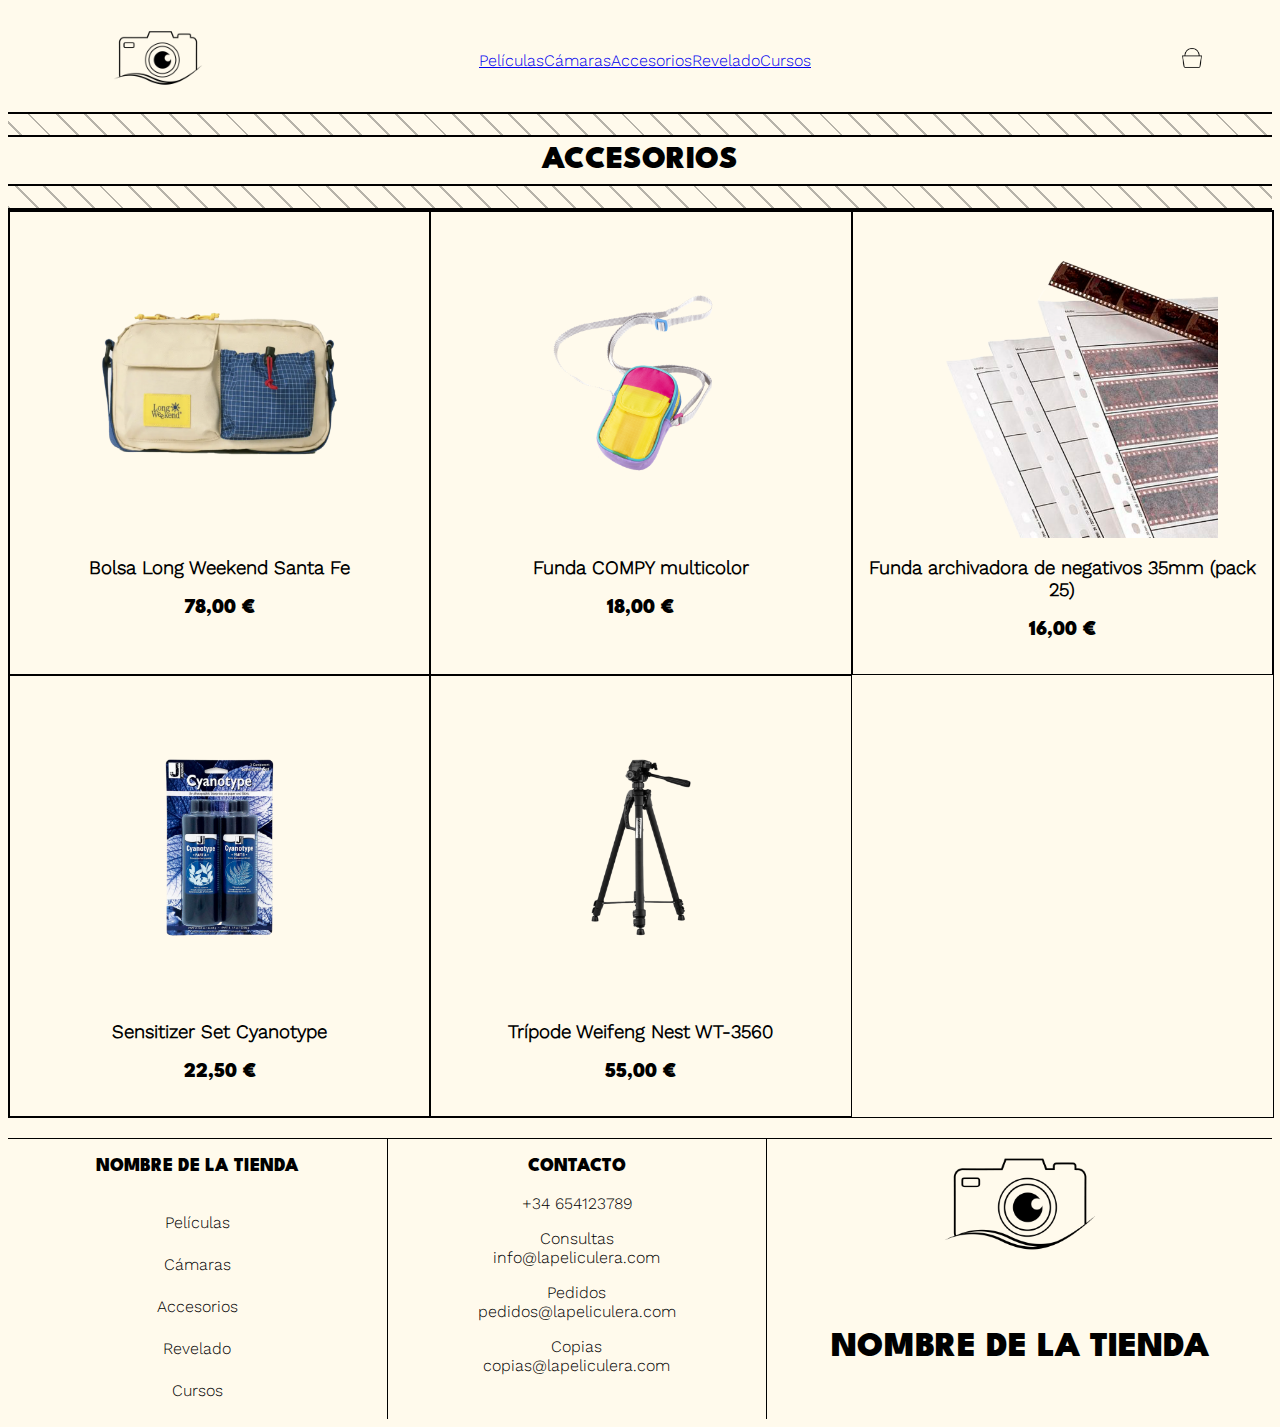
<file: html/accesorios.html>
<!DOCTYPE html>
<html lang="en">

<head>
    <meta charset="UTF-8">
    <meta name="viewport" content="width=device-width, initial-scale=1.0">
    <link rel="shortcut icon" href="../multimedia/icon/—Pngtree—black photography camera icon logo_8276022.png"
        type="image/x-icon">
    <link rel="stylesheet" href="../css/accesorios.css">

    <title>Accesorios</title>
</head>

<body>
    <header>
        <div>
            <a href="../index.html"><img
                    src="../multimedia/icon/—Pngtree—black photography camera icon logo_8276022.png" alt="logo"></a>
        </div>
        <nav class=" panel borderless">
            <a href="peliculas.html">Películas</a>
            <a href="cámaras.html">Cámaras</a>
            <a href="accesorios.html">Accesorios</a>
            <a href="revelado.html">Revelado</a>
            <a href="cursos.html">Cursos</a>
        </nav>
        <div class="icon">
            <img src="../multimedia/icon/cesta-de-compras-sencilla.png" alt="cesta">
        </div>
    </header>
    <main>
        <div class="cabecera">
            <h1>ACCESORIOS</h1>
        </div>

        <div class="contenedor-productos">
            <div class="producto" data-tipo="accesorio">
                <a href=""><img
                        src="../multimedia/img/accesorio/Bolso-Long-Weekend-Santa-Fe-La-Peliculera-frontal-1000x1000.png"
                        alt="bolsoSF"></a>
                <h3>Bolsa Long Weekend Santa Fe</h3>
                <p>78,00 €</p>
            </div>
            <div class="producto" data-tipo="accesorio">
                <a href=""><img src="../multimedia/img/accesorio/funda-Compy-La-Peliculera-1000x1000.png"
                        alt="funda"></a>
                <h3>Funda COMPY multicolor</h3>
                <p>18,00 €</p>
            </div>
            <div class="producto" data-tipo="accesorio">
                <a href=""><img src="../multimedia/img/accesorio/hama35mm-1000x1000.png" alt="hama35mm"></a>
                <h3>Funda archivadora de negativos 35mm (pack 25)</h3>
                <p>16,00 €</p>
            </div>
            <div class="producto" data-tipo="accesorio">
                <a href=""><img src="../multimedia/img/accesorio/setciano-1000x1000.png" alt="setciano"></a>
                <h3>Sensitizer Set Cyanotype</h3>
                <p>22,50 €</p>
            </div>
            <div class="producto" data-tipo="accesorio">
                <a href=""><img src="../multimedia/img/accesorio/tripode01-1000x1000.png" alt="tripode01"></a>
                <h3>Trípode Weifeng Nest WT-3560</h3>
                <p>55,00 €</p>
            </div>
        </div>
    </main>

    <footer>
        <secticon class="footer-links">
            <h3>NOMBRE DE LA TIENDA</h3>
            <br>
            <a href="#">Películas</a><br><br>
            <a href="#">Cámaras</a><br><br>
            <a href="#">Accesorios</a><br><br>
            <a href="html/revelado.html">Revelado</a><br><br>
            <a href="html/cursos.html">Cursos</a>
        </secticon>
        <secticon class="footer-info">
            <h3>CONTACTO</h3>
            <p>
                +34 654123789
            </p>
            <p>
                Consultas
                <br>
                info@lapeliculera.com
            </p>
            <p>
                Pedidos
                <br>
                pedidos@lapeliculera.com
            </p>
            <p>
                Copias
                <br>
                copias@lapeliculera.com
            </p>
        </secticon>
        <section class="footer-logo">
            <img src="../multimedia/icon/—Pngtree—black photography camera icon logo_8276022.png" alt="logo">
            <h3>NOMBRE DE LA TIENDA</h3>
        </section>

    </footer>

</body>

</html>
</file>
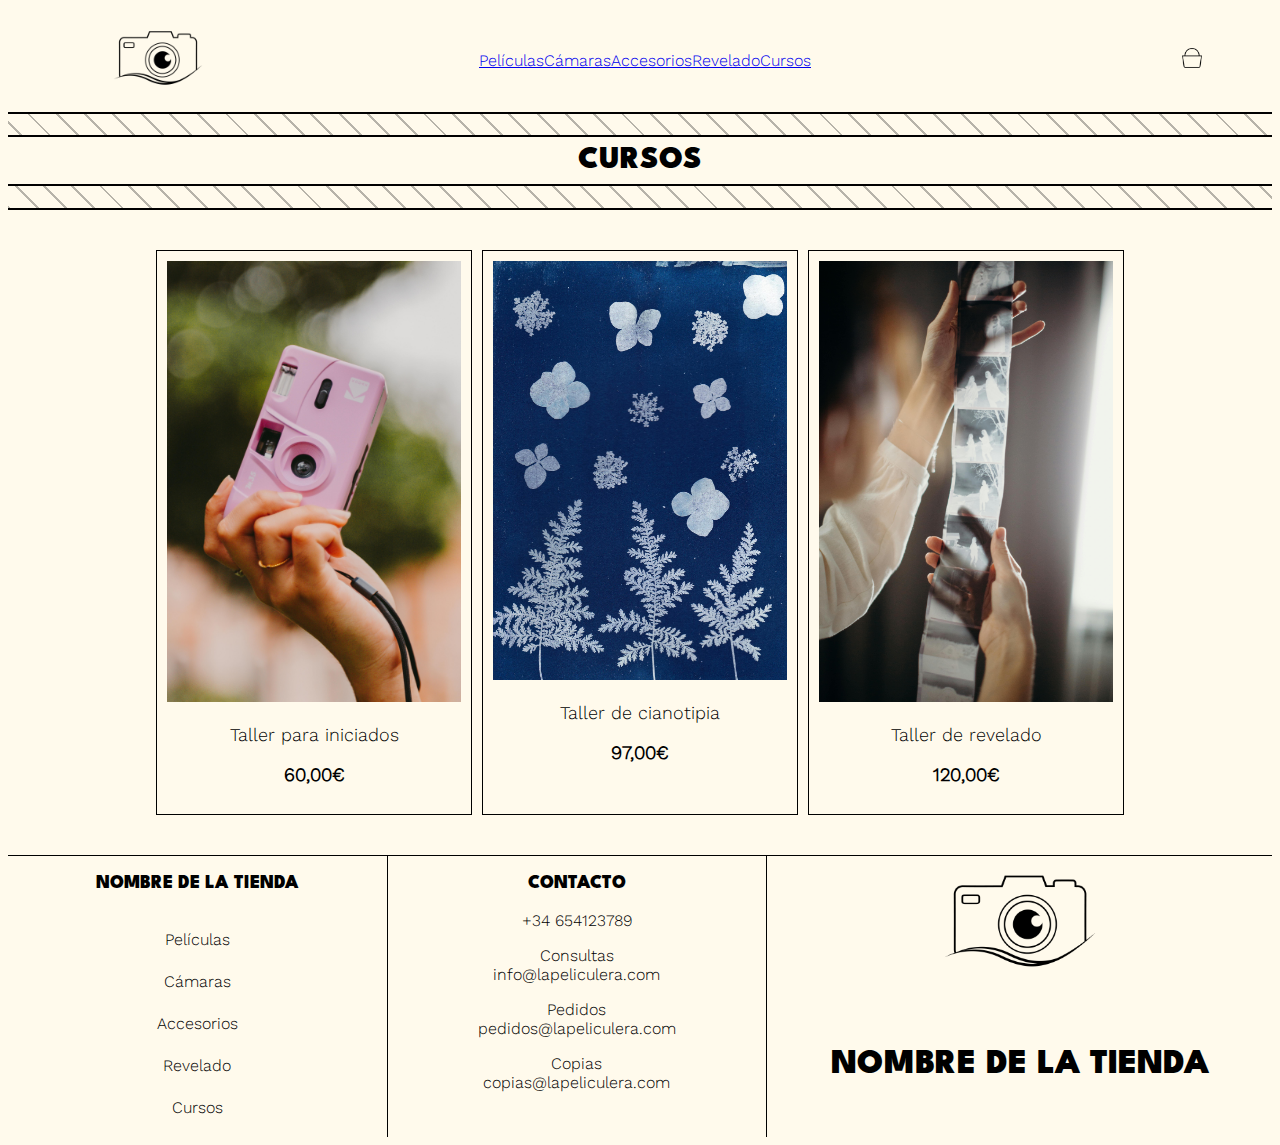
<file: html/cursos.html>
<!DOCTYPE html>
<html lang="en">

<head>
    <meta charset="UTF-8">
    <meta name="viewport" content="width=device-width, initial-scale=1.0">
    <link rel="shortcut icon" href="../multimedia/icon/—Pngtree—black photography camera icon logo_8276022.png"
        type="image/x-icon">
    <link rel="stylesheet" href="../css/cursos.css">
    <title>Cursos</title>
</head>

<body>
    <header>
        <div>
            <a href="../index.html"><img src="../multimedia/icon/—Pngtree—black photography camera icon logo_8276022.png"
                    alt="logo"></a>
        </div>
        <nav class=" panel borderless">
            <a href="peliculas.html">Películas</a>
            <a href="cámaras.html">Cámaras</a>
            <a href="accesorios.html">Accesorios</a>
            <a href="revelado.html">Revelado</a>
            <a href="cursos.html">Cursos</a>
        </nav>
        <div class="icon">
            <img src="../multimedia/icon/cesta-de-compras-sencilla.png" alt="cesta">
        </div>
    </header>
    <main>
        <div class="cabecera">
            <h1>CURSOS</h1>
        </div>

        <div class="contenido">
            <article class="curso">
                <a href="#">
                    <img src="../multimedia/img/cursos/camara.jpg" alt="camara">
                </a>
                <p>
                    Taller para iniciados
                </p>
                <h3>60,00€</h3>
            </article>
            <article class="curso">
                <a href="#">
                    <img src="../multimedia/img/cursos/cianotipia.jpg" alt="cianotipia">
                </a>
                <p>
                    Taller de cianotipia
                </p>
                <h3>97,00€</h3>
            </article>
            <article class="curso">
                <a href="#">
                    <img src="../multimedia/img/cursos/revelado.jpg" alt="revelado">
                </a>
                <p>
                    Taller de revelado
                </p>
                <h3>120,00€</h3>
            </article>
        </div>
    </main>

        <footer>
        <secticon class="footer-links">
            <h3>NOMBRE DE LA TIENDA</h3>
            <br>
            <a href="#">Películas</a><br><br>
            <a href="#">Cámaras</a><br><br>
            <a href="#">Accesorios</a><br><br>
            <a href="html/revelado.html">Revelado</a><br><br>
            <a href="html/cursos.html">Cursos</a>
        </secticon>
        <secticon class="footer-info">
            <h3>CONTACTO</h3>
            <p>
                +34 654123789
            </p>
            <p>
                Consultas
                <br>
                info@lapeliculera.com
            </p>
            <p>
                Pedidos
                <br>
                pedidos@lapeliculera.com
            </p>
            <p>
                Copias
                <br>
                copias@lapeliculera.com
            </p>
        </secticon>
        <section class="footer-logo">
            <img src="../multimedia/icon/—Pngtree—black photography camera icon logo_8276022.png" alt="logo">
            <h3>NOMBRE DE LA TIENDA</h3>
        </section>
    </footer>

</body>

</html>
</file>
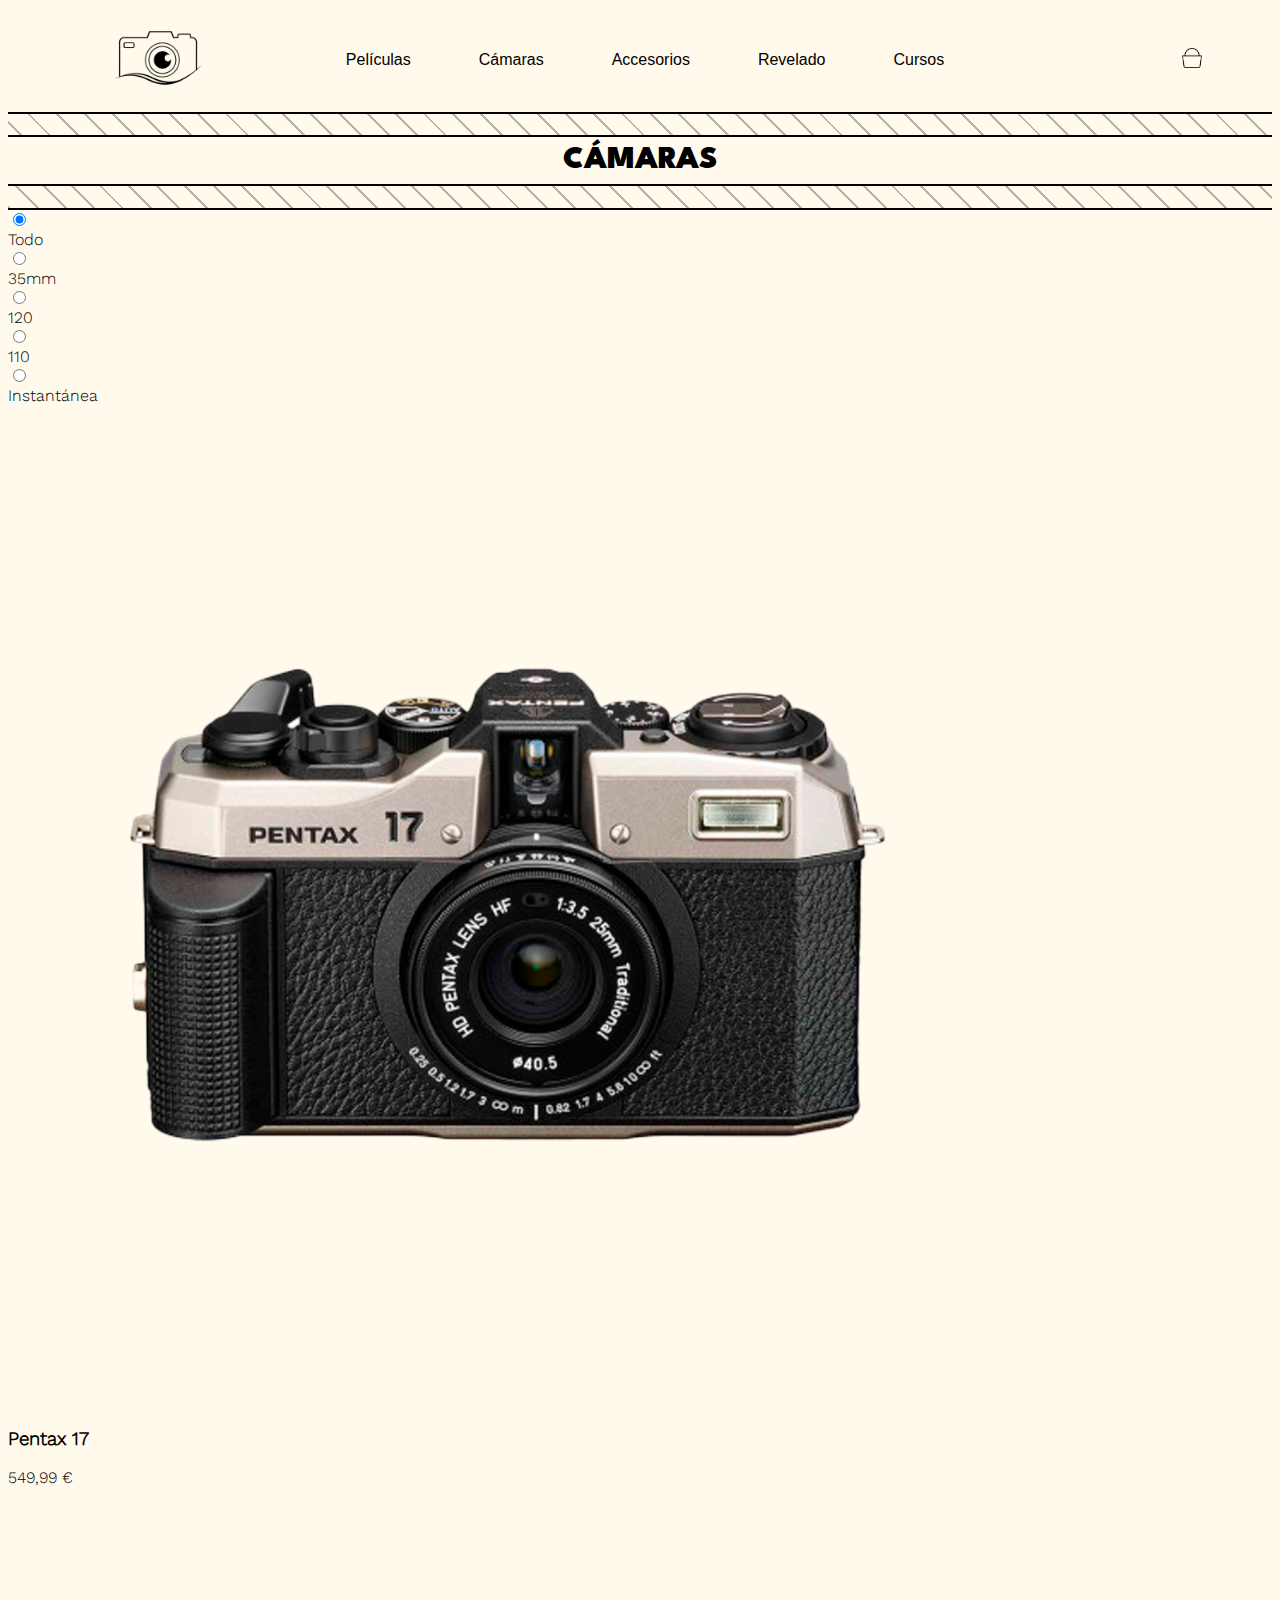
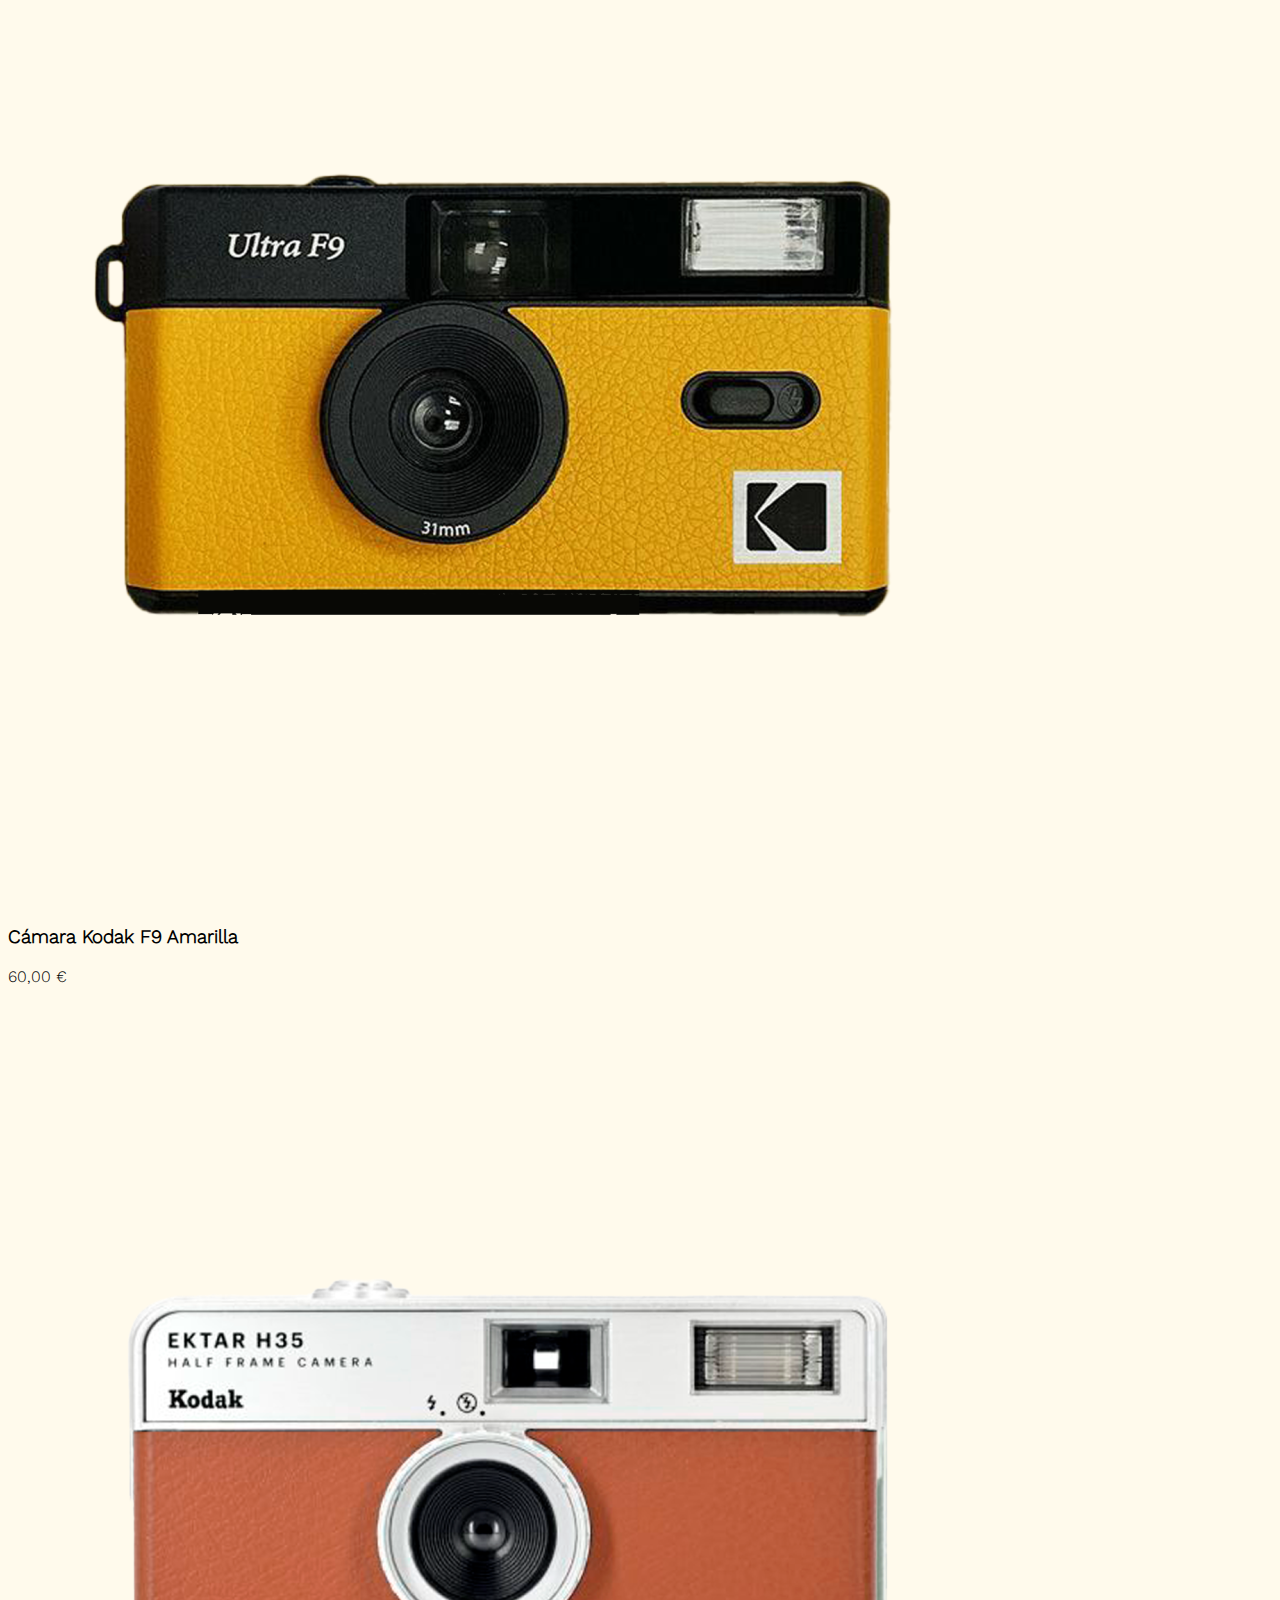
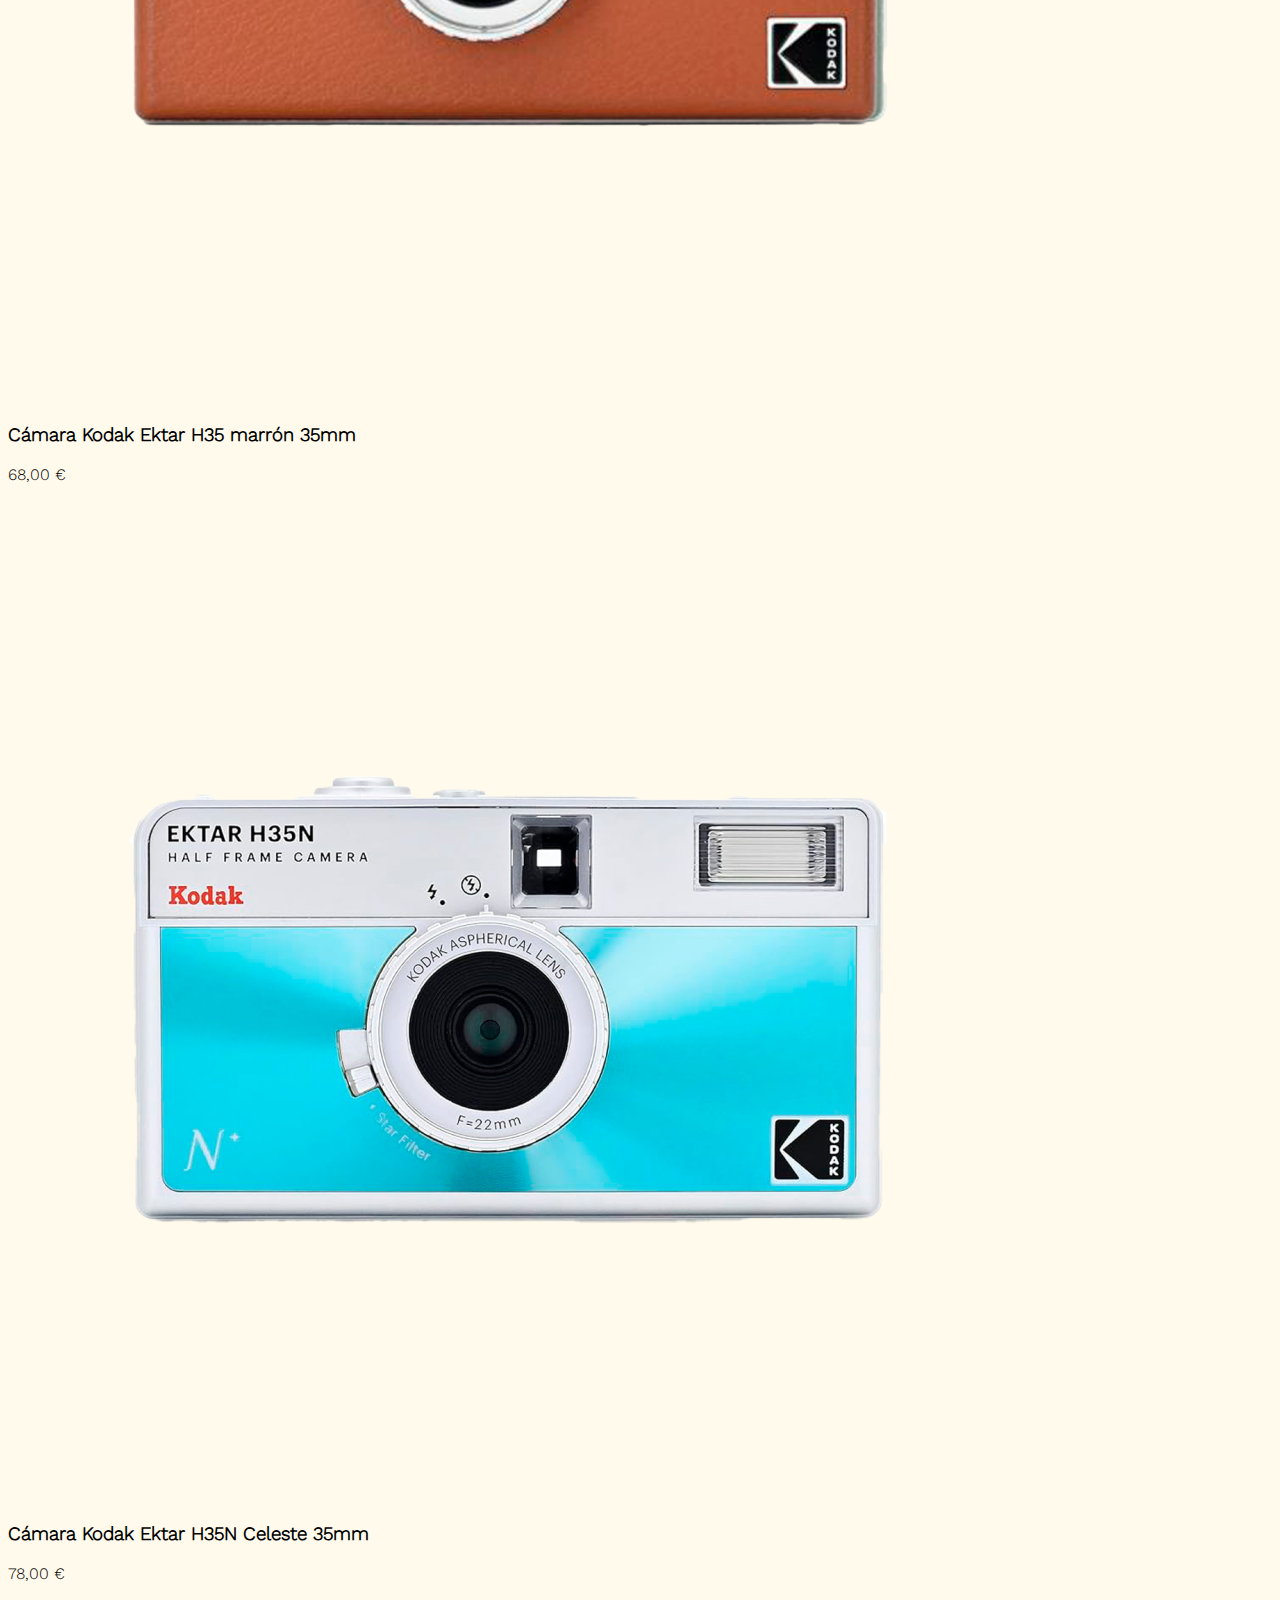
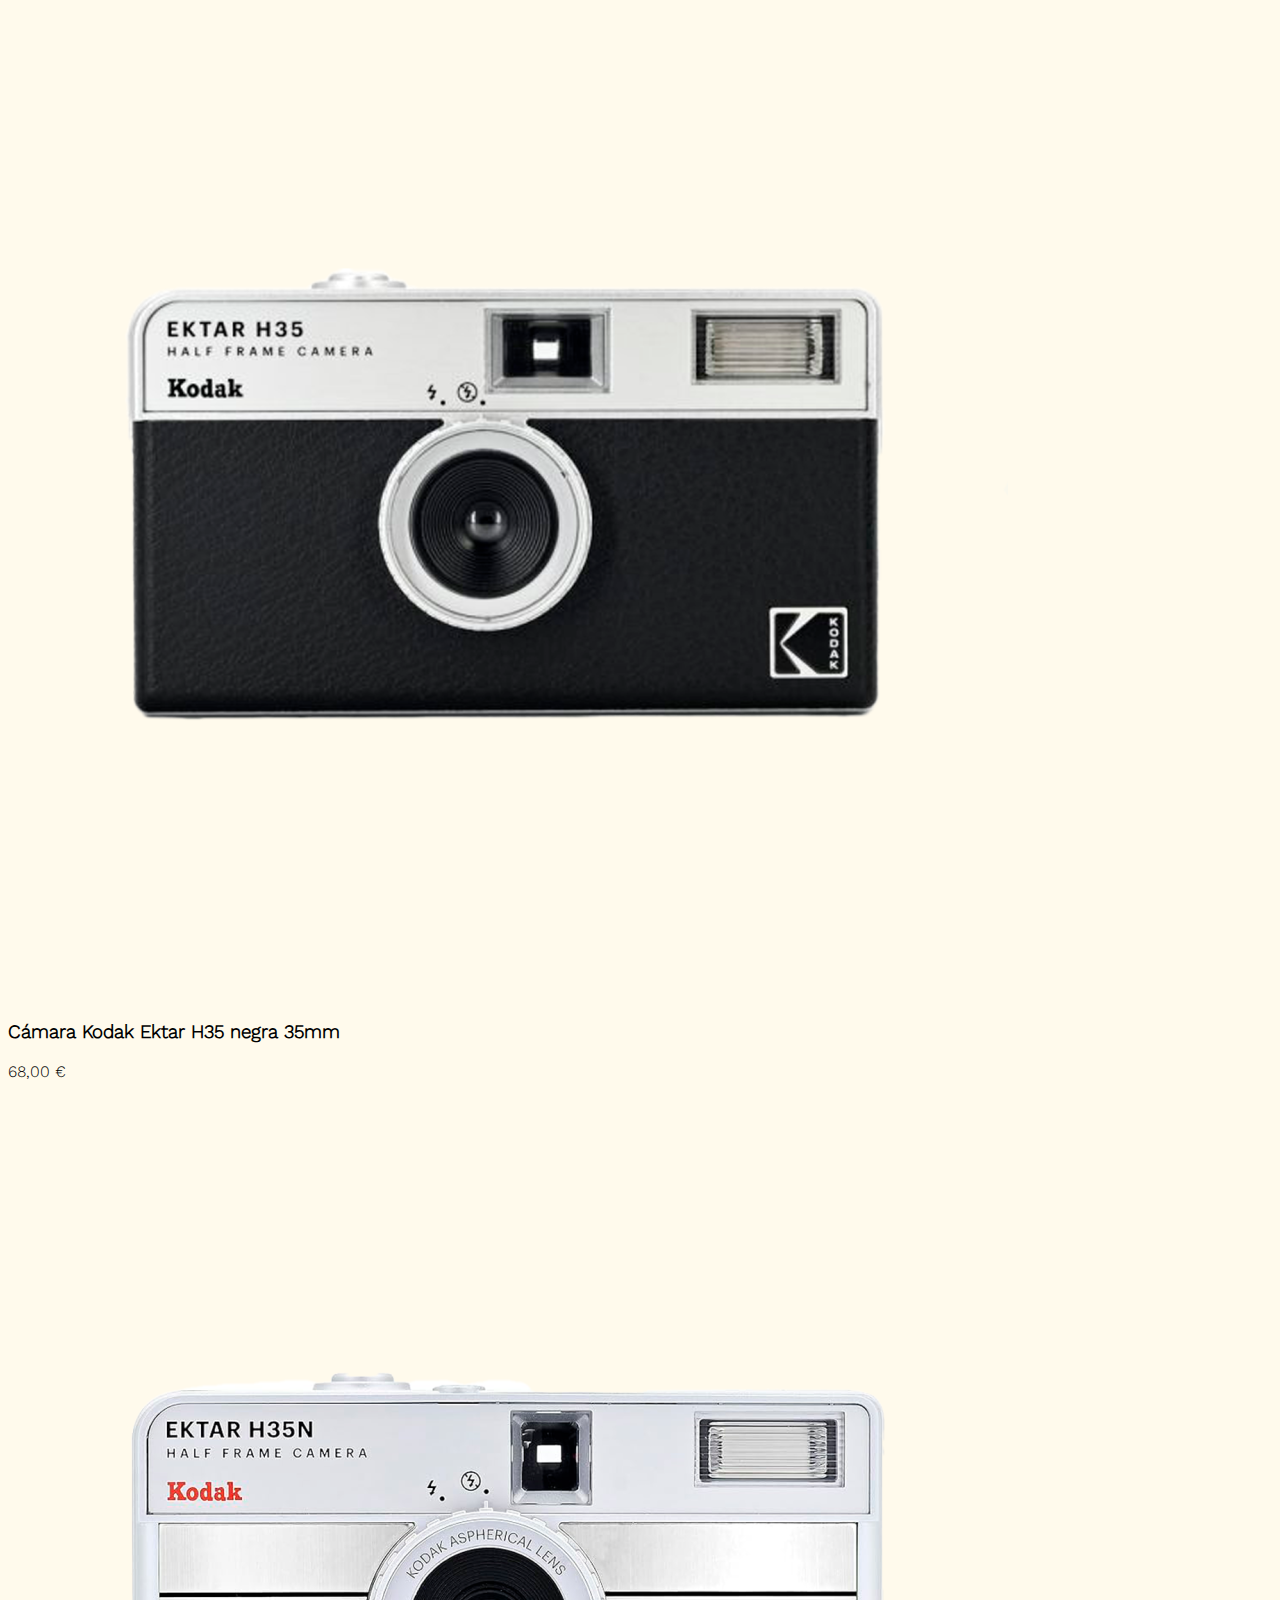
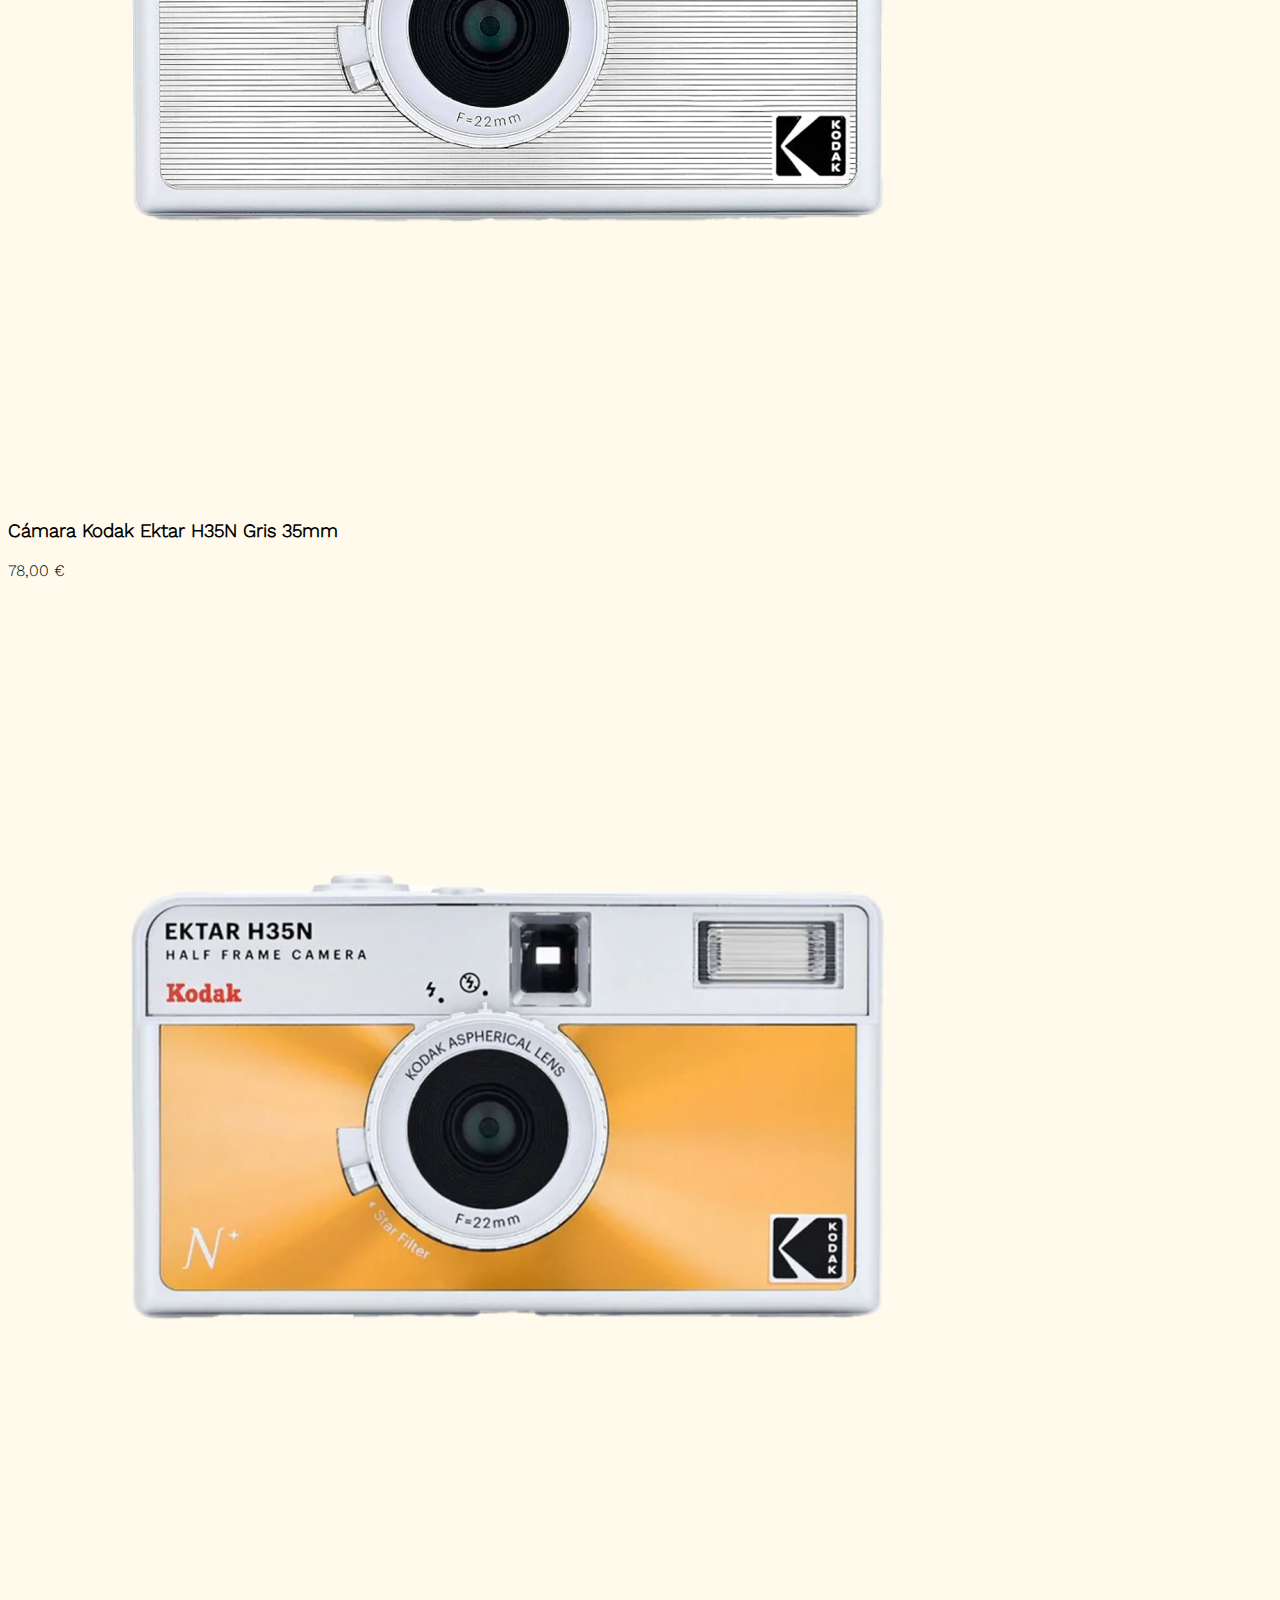
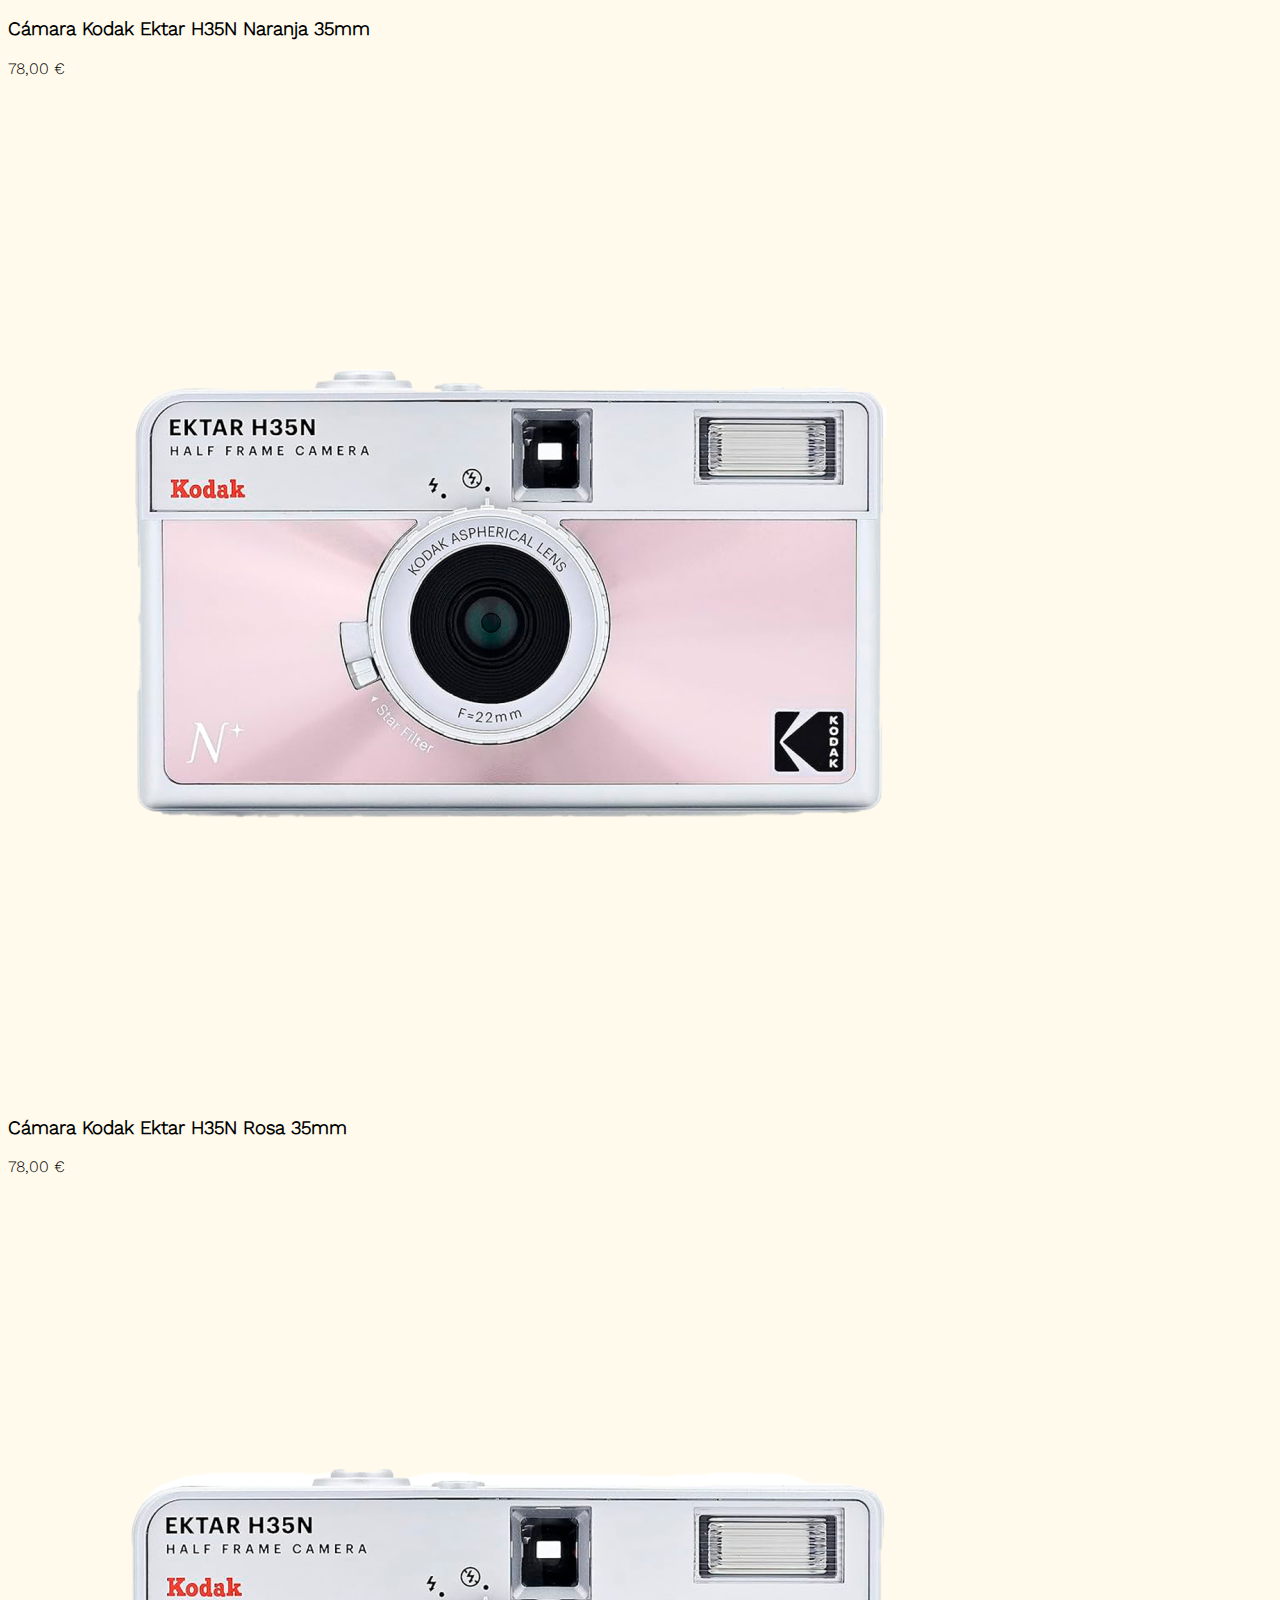
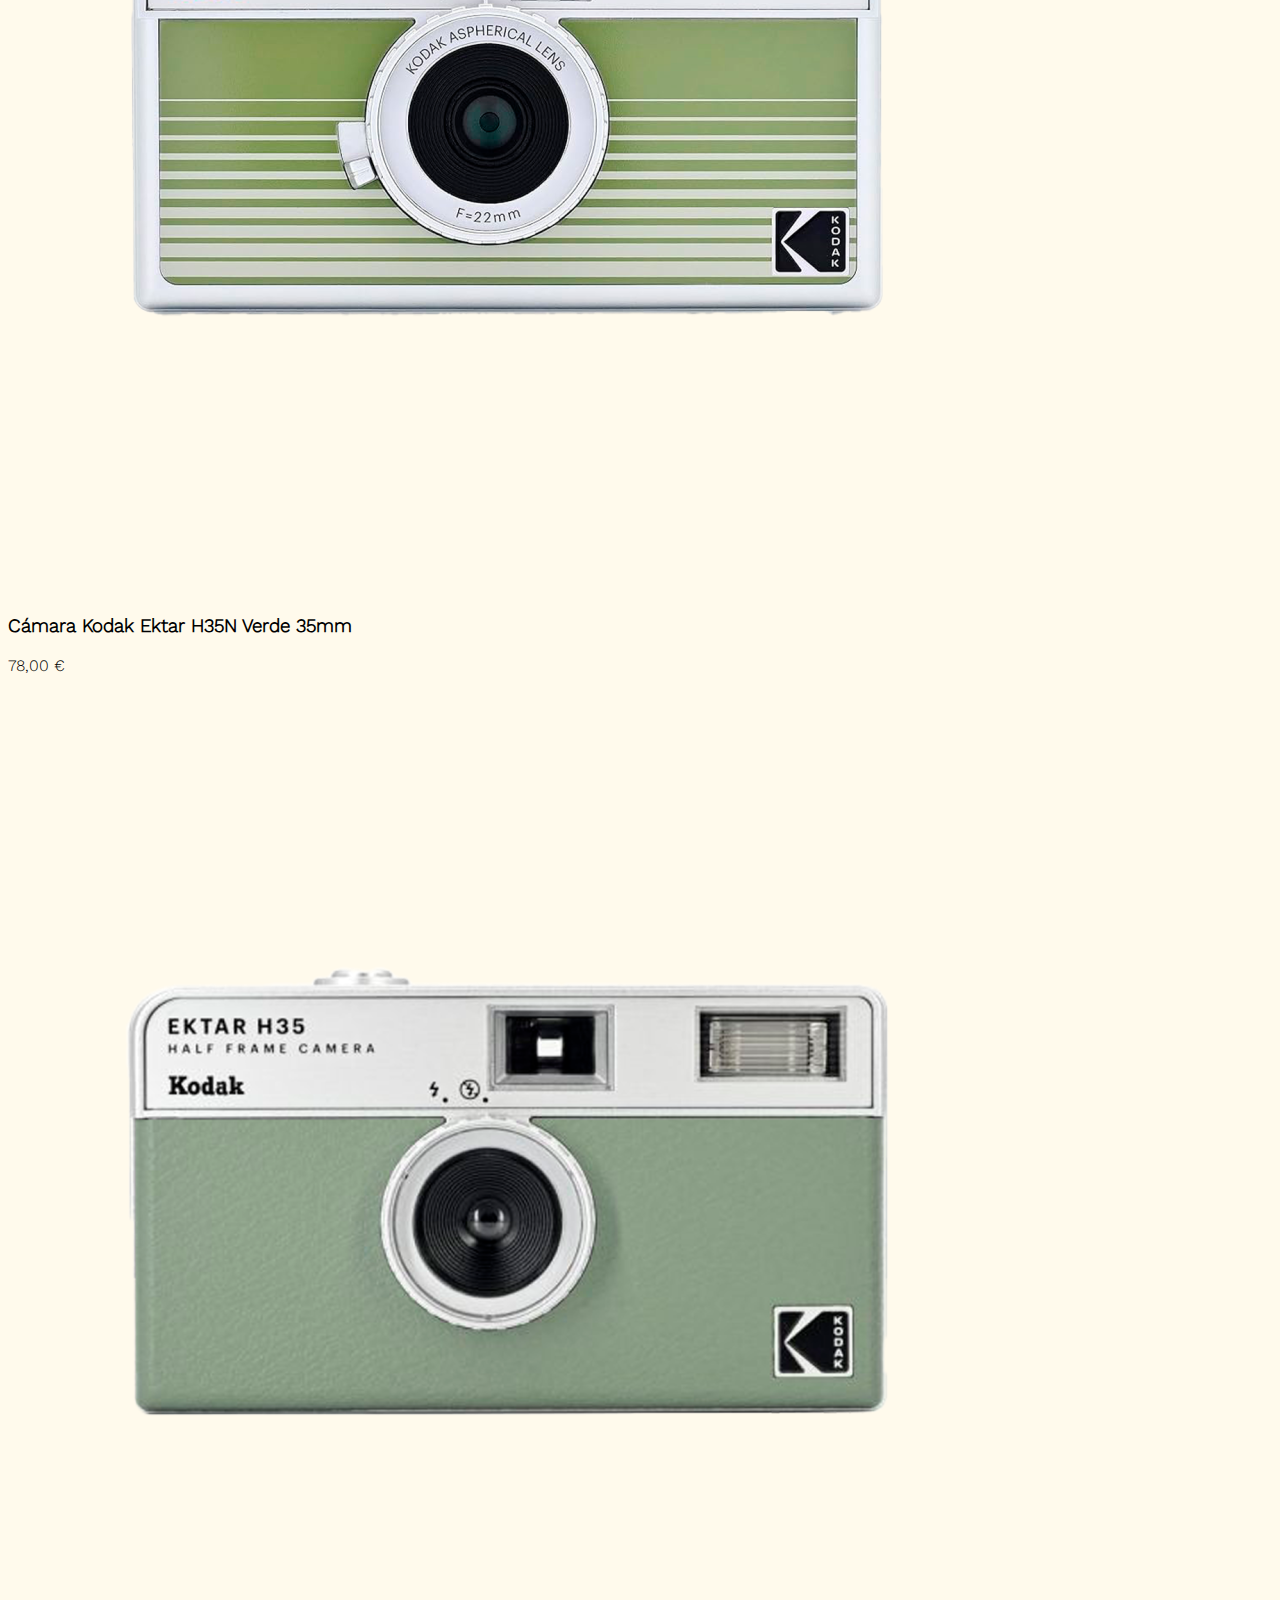
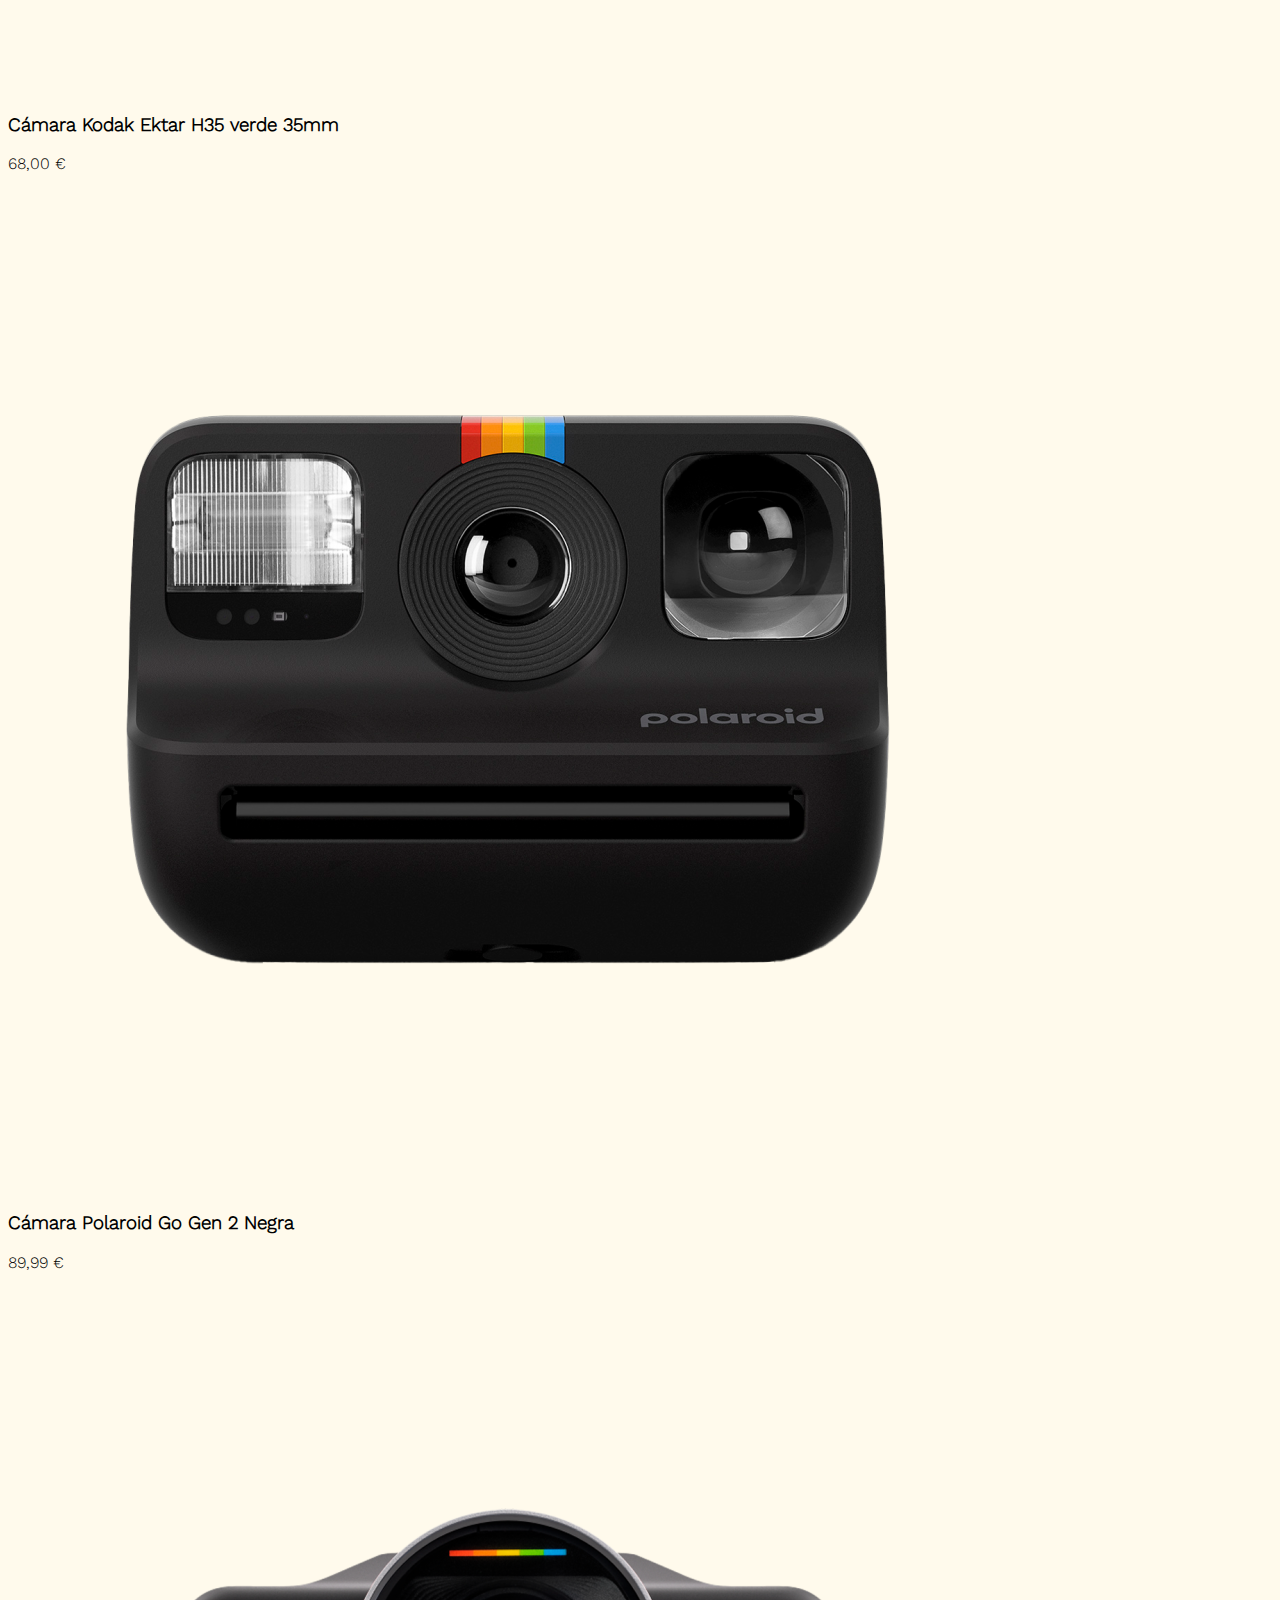
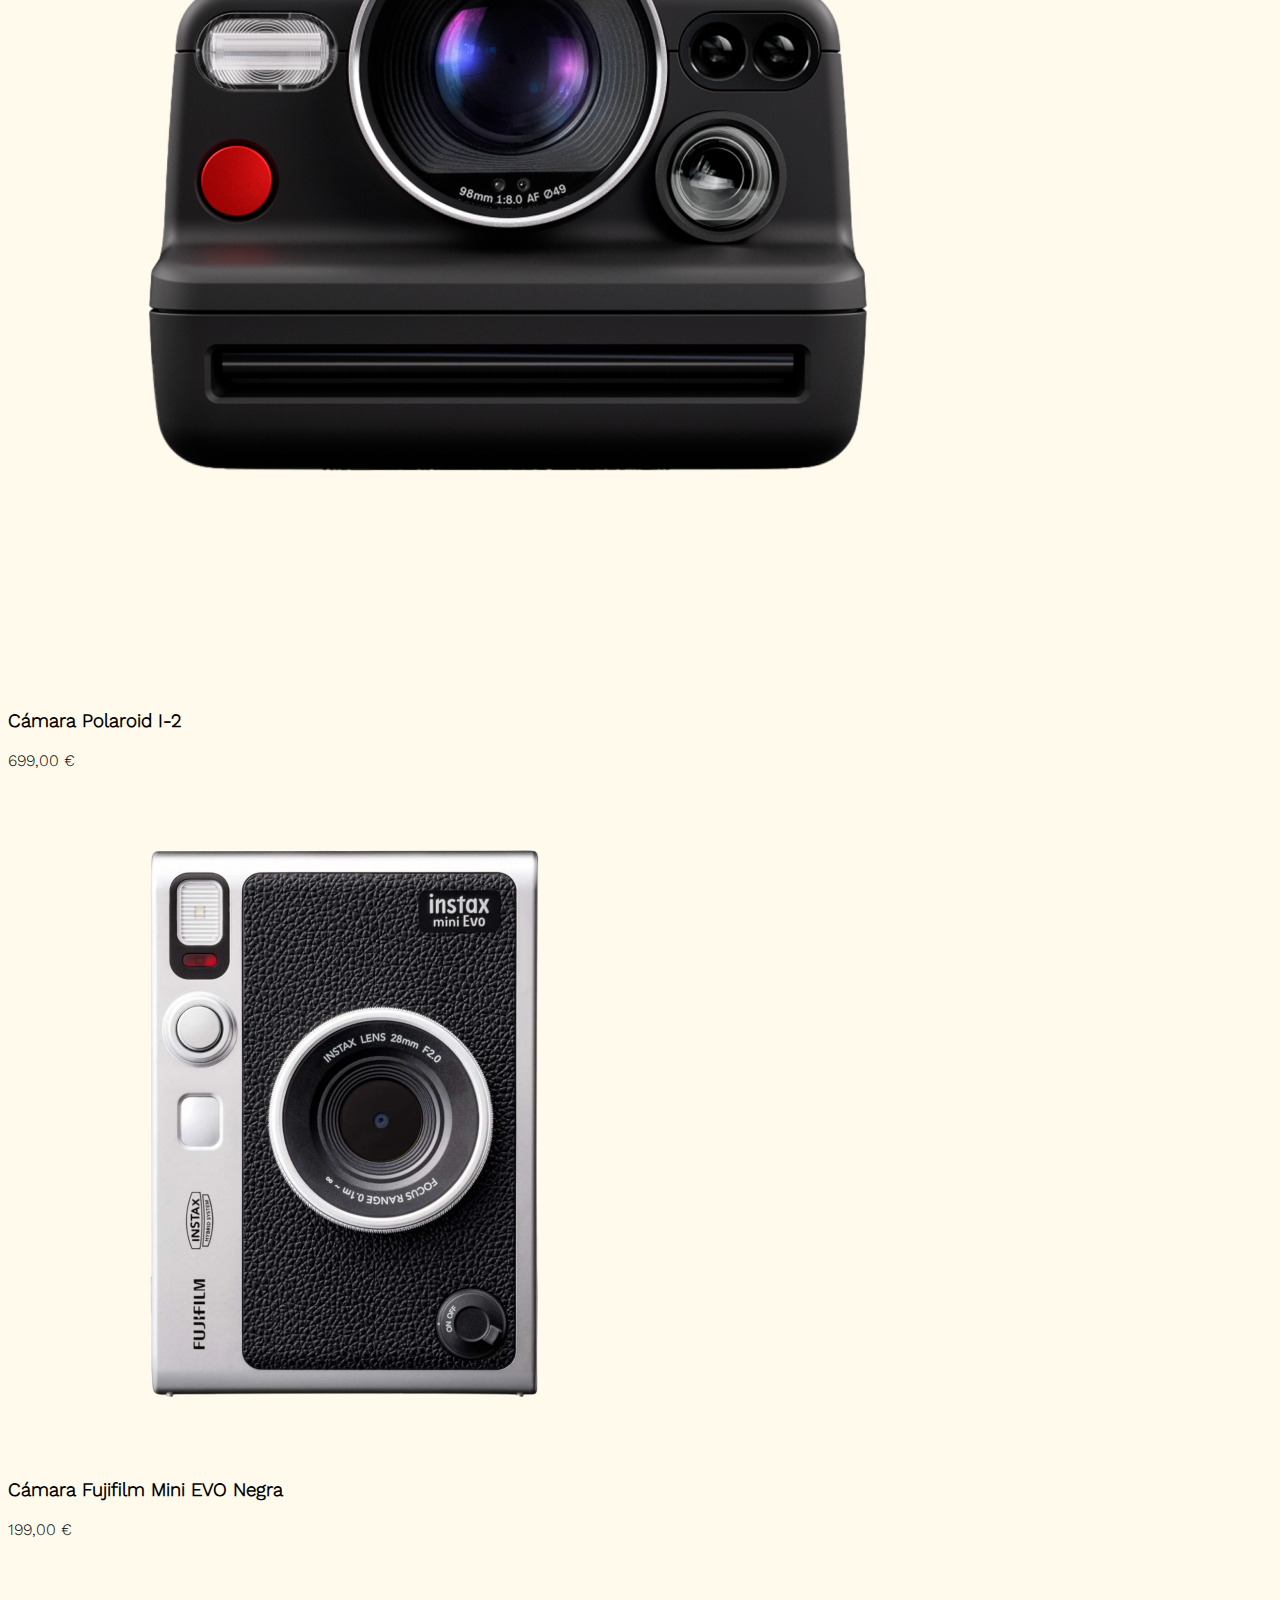
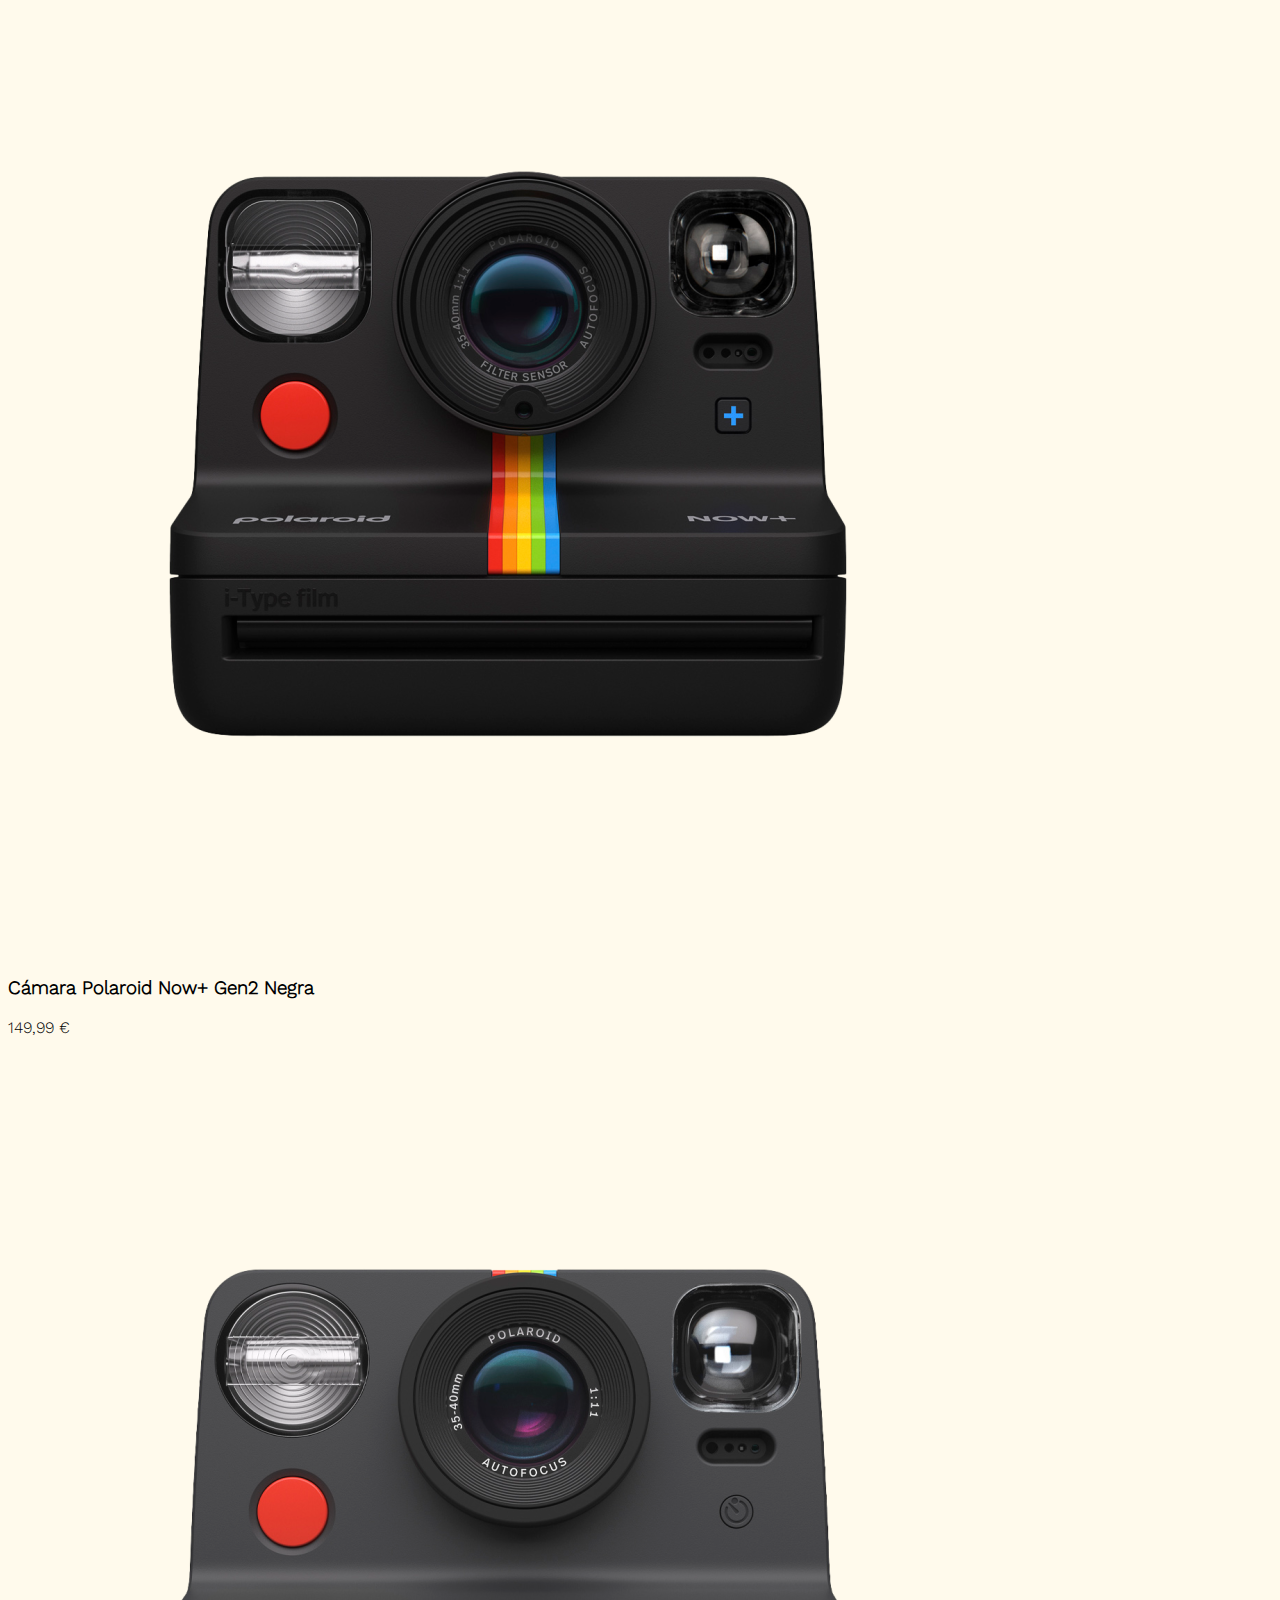
<file: html/cámaras.html>
<!DOCTYPE html>
<html lang="en">

<head>
    <meta charset="UTF-8">
    <meta name="viewport" content="width=device-width, initial-scale=1.0">
    <link rel="shortcut icon" href="../multimedia/icon/—Pngtree—black photography camera icon logo_8276022.png"
        type="image/x-icon">
    <link rel="stylesheet" href="../css/camaras.css">
    <title>Cámaras</title>
</head>

<body>
    <header>
        <div>
            <a href="../index.html"><img
                    src="../multimedia/icon/—Pngtree—black photography camera icon logo_8276022.png" alt="logo"></a>
        </div>
        <nav class=" panel borderless">
            <button>Películas</button>
            <button>Cámaras</button>
            <button>Accesorios</button>
            <button>Revelado</button>
            <button>Cursos</button>
        </nav>
        <div class="icon">
            <img src="../multimedia/icon/cesta-de-compras-sencilla.png" alt="cesta">
        </div>
    </header>
    <main>
        <div class="cabecera">
            <h1>CÁMARAS</h1>
        </div>

        <div class="filtro" id="filtro">
            <div class="option">
                <input class="input" type="radio" name="btn" value="todas" id="todas" checked>
                <div class="btn"><span class="span">Todo</span></div>
            </div>
            <div class="option">
                <input class="input" type="radio" name="btn" value="35mm" id="35mm">
                <div class="btn"><span class="span">35mm</span></div>
            </div>
            <div class="option">
                <input class="input" type="radio" name="btn" value="120" id="120">
                <div class="btn"><span class="span">120</span></div>
            </div>
            <div class="option">
                <input class="input" type="radio" name="btn" value="110" id="110">
                <div class="btn"><span class="span">110</span></div>
            </div>
            <div class="option">
                <input class="input" type="radio" name="btn" value="instantanea" id="instantanea">
                <div class="btn"><span class="span">Instantánea</span></div>
            </div>
        </div>

        <div class="contenedor-productos">
            <div class="producto" data-tipo="35mm">
                <a href=""><img src="../multimedia/img/camara35/pentax17-1000x1000.png" alt="pentax17"></a>
                <h3>Pentax 17</h3>
                <p>549,99 €</p>
            </div>
            <div class="producto" data-tipo="35mm">
                <a href=""><img src="../multimedia/img/camara35/f9amarilla-1000x1000.png" alt="kodakf9"></a>
                <h3>Cámara Kodak F9 Amarilla</h3>
                <p>60,00 €</p>
            </div>
            <div class="producto" data-tipo="35mm">
                <a href=""><img src="../multimedia/img/camara35/h35mrron-1000x1000.png" alt="Kodakh35marron"></a>
                <h3>Cámara Kodak Ektar H35 marrón 35mm</h3>
                <p>68,00 €</p>
            </div>
            <div class="producto" data-tipo="35mm">
                <a href=""><img src="../multimedia/img/camara35/h35nceleste-1000x1000.png" alt="Kodakh35cele"></a>
                <h3>Cámara Kodak Ektar H35N Celeste 35mm</h3>
                <p>78,00 €</p>
            </div>
            <div class="producto" data-tipo="35mm">
                <a href=""><img src="../multimedia/img/camara35/h35negra-1000x1000.png" alt="Kodakh35negra"></a>
                <h3>Cámara Kodak Ektar H35 negra 35mm</h3>
                <p>68,00 €</p>
            </div>
            <div class="producto" data-tipo="35mm">
                <a href=""><img src="../multimedia/img/camara35/h35ngris-1000x1000.png" alt="Kodakh35gris"></a>
                <h3>Cámara Kodak Ektar H35N Gris 35mm</h3>
                <p>78,00 €</p>
            </div>

            <div class="producto" data-tipo="35mm">
                <a href=""><img src="../multimedia/img/camara35//H35nnaranja-1000x1000.png" alt="Kodakh35naranja"></a>
                <h3>Cámara Kodak Ektar H35N Naranja 35mm</h3>
                <p>78,00 €</p>
            </div>

            <div class="producto" data-tipo="35mm">
                <a href=""><img src="../multimedia/img/camara35/h35nrosa-1000x1000.png" alt="Kodakh35rosa"></a>
                <h3>Cámara Kodak Ektar H35N Rosa 35mm</h3>
                <p>78,00 €</p>
            </div>

            <div class="producto" data-tipo="35mm">
                <a href=""><img src="../multimedia/img/camara35/h35nverde-1000x1000.png" alt="Kodakh35nverde"></a>
                <h3>Cámara Kodak Ektar H35N Verde 35mm</h3>
                <p>78,00 €</p>
            </div>
            <div class="producto" data-tipo="35mm">
                <a href=""><img src="../multimedia/img/camara35/H35verde-1000x1000.png" alt="Kodakh35nverde"></a>
                <h3>Cámara Kodak Ektar H35 verde 35mm</h3>
                <p>68,00 €</p>
            </div>

            <div class="producto" data-tipo="instantanea">
                <a href=""><img src="../multimedia/img/camaraInstantanea/gonegra1-1000x1000.png" alt="gonegra1"></a>
                <h3>Cámara Polaroid Go Gen 2 Negra</h3>
                <p>89,99 €</p>
            </div>
            <div class="producto" data-tipo="instantanea">
                <a href=""><img src="../multimedia/img/camaraInstantanea/I2-1000x1000.png" alt="I2"></a>
                <h3>Cámara Polaroid I-2</h3>
                <p>699,00 €</p>
            </div>
            <div class="producto" data-tipo="instantanea">
                <a href=""><img src="../multimedia/img/camaraInstantanea/minievoneg-la-peliculera.png"
                        alt="minievoneg"></a>
                <h3>Cámara Fujifilm Mini EVO Negra</h3>
                <p>199,00 €</p>
            </div>
            <div class="producto" data-tipo="instantanea">
                <a href=""><img src="../multimedia/img/camaraInstantanea/nownegra-1000x1000.png" alt="nownegra"></a>
                <h3>Cámara Polaroid Now+ Gen2 Negra</h3>
                <p>149,99 €</p>
            </div>
            <div class="producto" data-tipo="instantanea">
                <a href=""><img src="../multimedia/img/camaraInstantanea/nownegra1-1000x1000.png" alt="nownegra1"></a>
                <h3>Cámara Polaroid Now Gen 2 Negra</h3>
                <p>129,99 €</p>
            </div>
            <div class="producto" data-tipo="instantanea">
                <a href=""><img src="../multimedia/img/camaraInstantanea/wide4001-1000x1000.png" alt="wide4001"></a>
                <h3>Cámara Fujifim Instax Wide 400</h3>
                <p>149,90 €</p>
            </div>
            <div class="producto" data-tipo="instantanea">
                <a href=""><img src="../multimedia/img/camaraInstantanea/wideevo1-1000x1000.png" alt="wideevo1"></a>
                <h3>Cámara Fujifilm WIDE EVO</h3>
                <p>379,00 €</p>
            </div>
        </div>
    </main>
    <footer>
        <secticon class="footer-links">
            <h3>NOMBRE DE LA TIENDA</h3>
            <br>
            <a href="#">Películas</a><br><br>
            <a href="#">Cámaras</a><br><br>
            <a href="#">Accesorios</a><br><br>
            <a href="html/revelado.html">Revelado</a><br><br>
            <a href="html/cursos.html">Cursos</a>
        </secticon>
        <secticon class="footer-info">
            <h3>CONTACTO</h3>
            <p>
                +34 654123789
            </p>
            <p>
                Consultas
                <br>
                info@lapeliculera.com
            </p>
            <p>
                Pedidos
                <br>
                pedidos@lapeliculera.com
            </p>
            <p>
                Copias
                <br>
                copias@lapeliculera.com
            </p>
        </secticon>
        <section class="footer-logo">
            <img src="../multimedia/icon/—Pngtree—black photography camera icon logo_8276022.png" alt="logo">
            <h3>NOMBRE DE LA TIENDA</h3>
        </section>

    </footer>
    <script src="../js/filtro.js"></script>
</body>

</html>
</file>
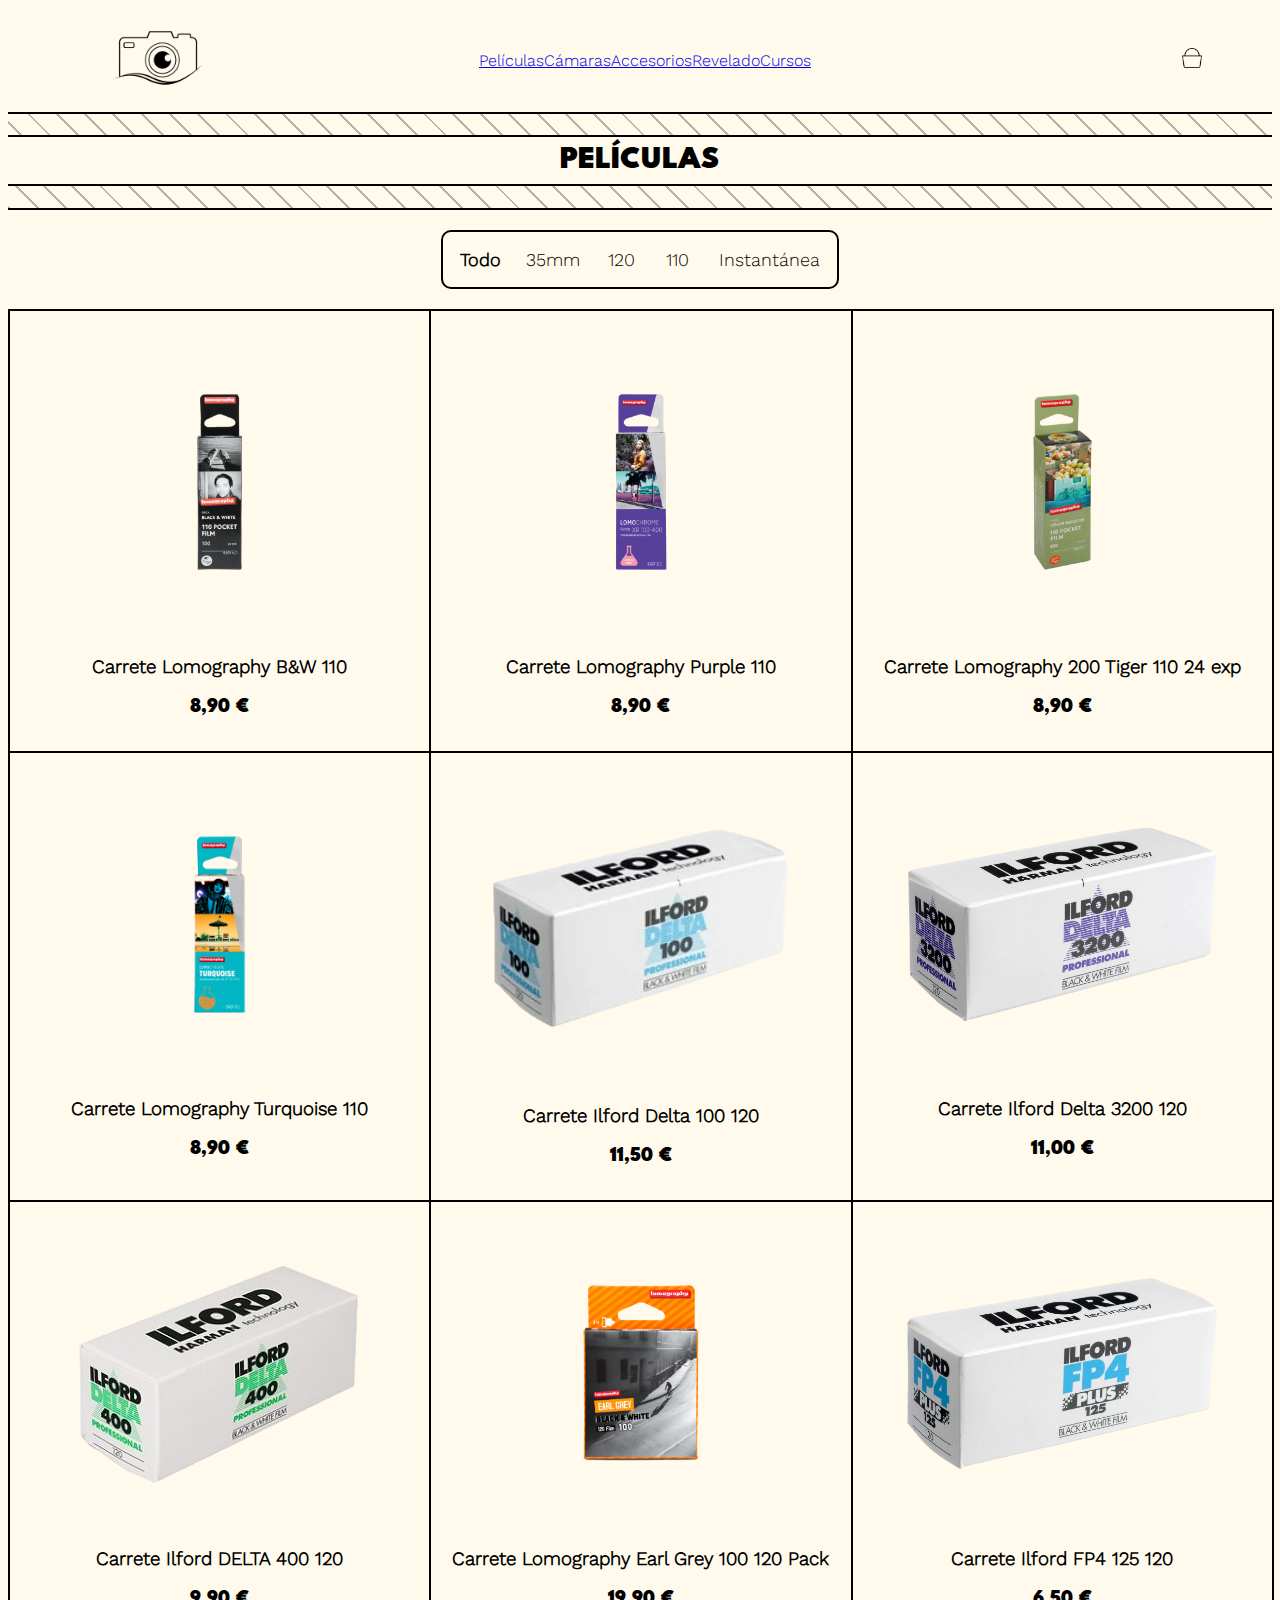
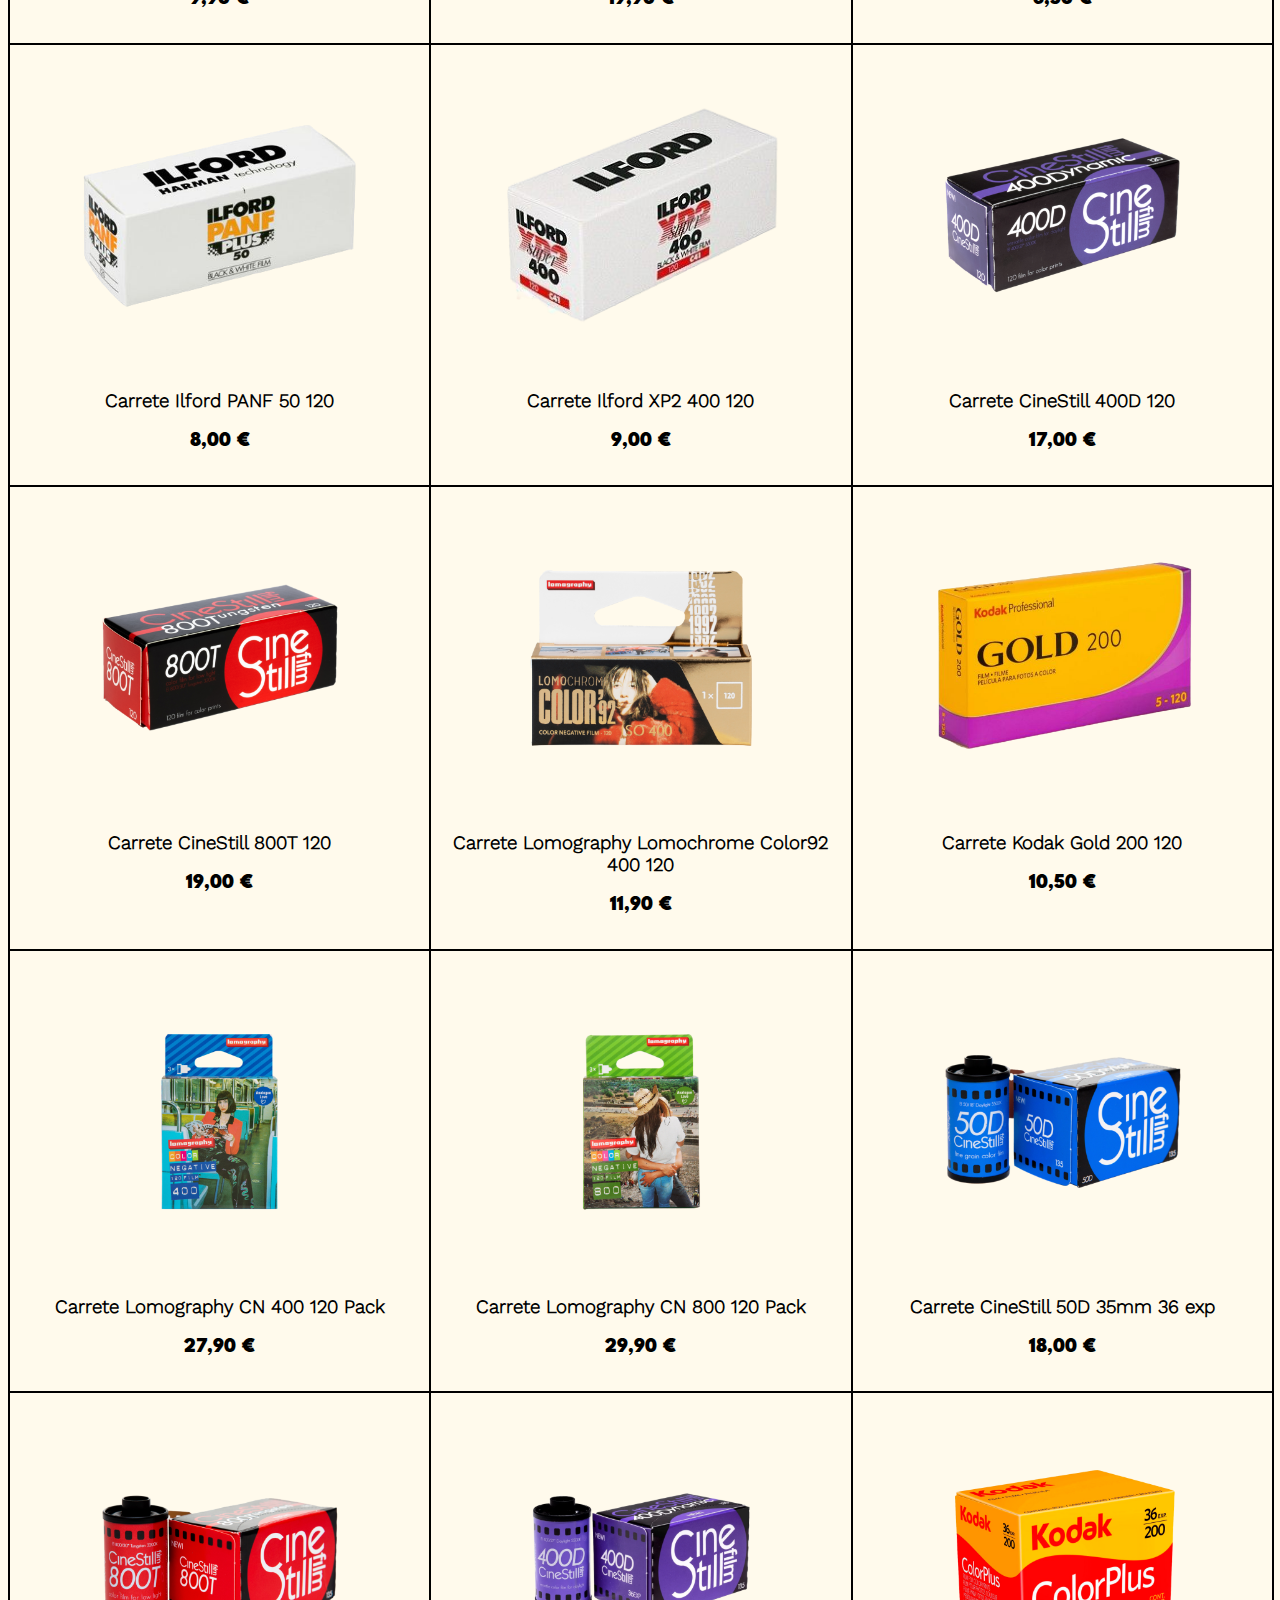
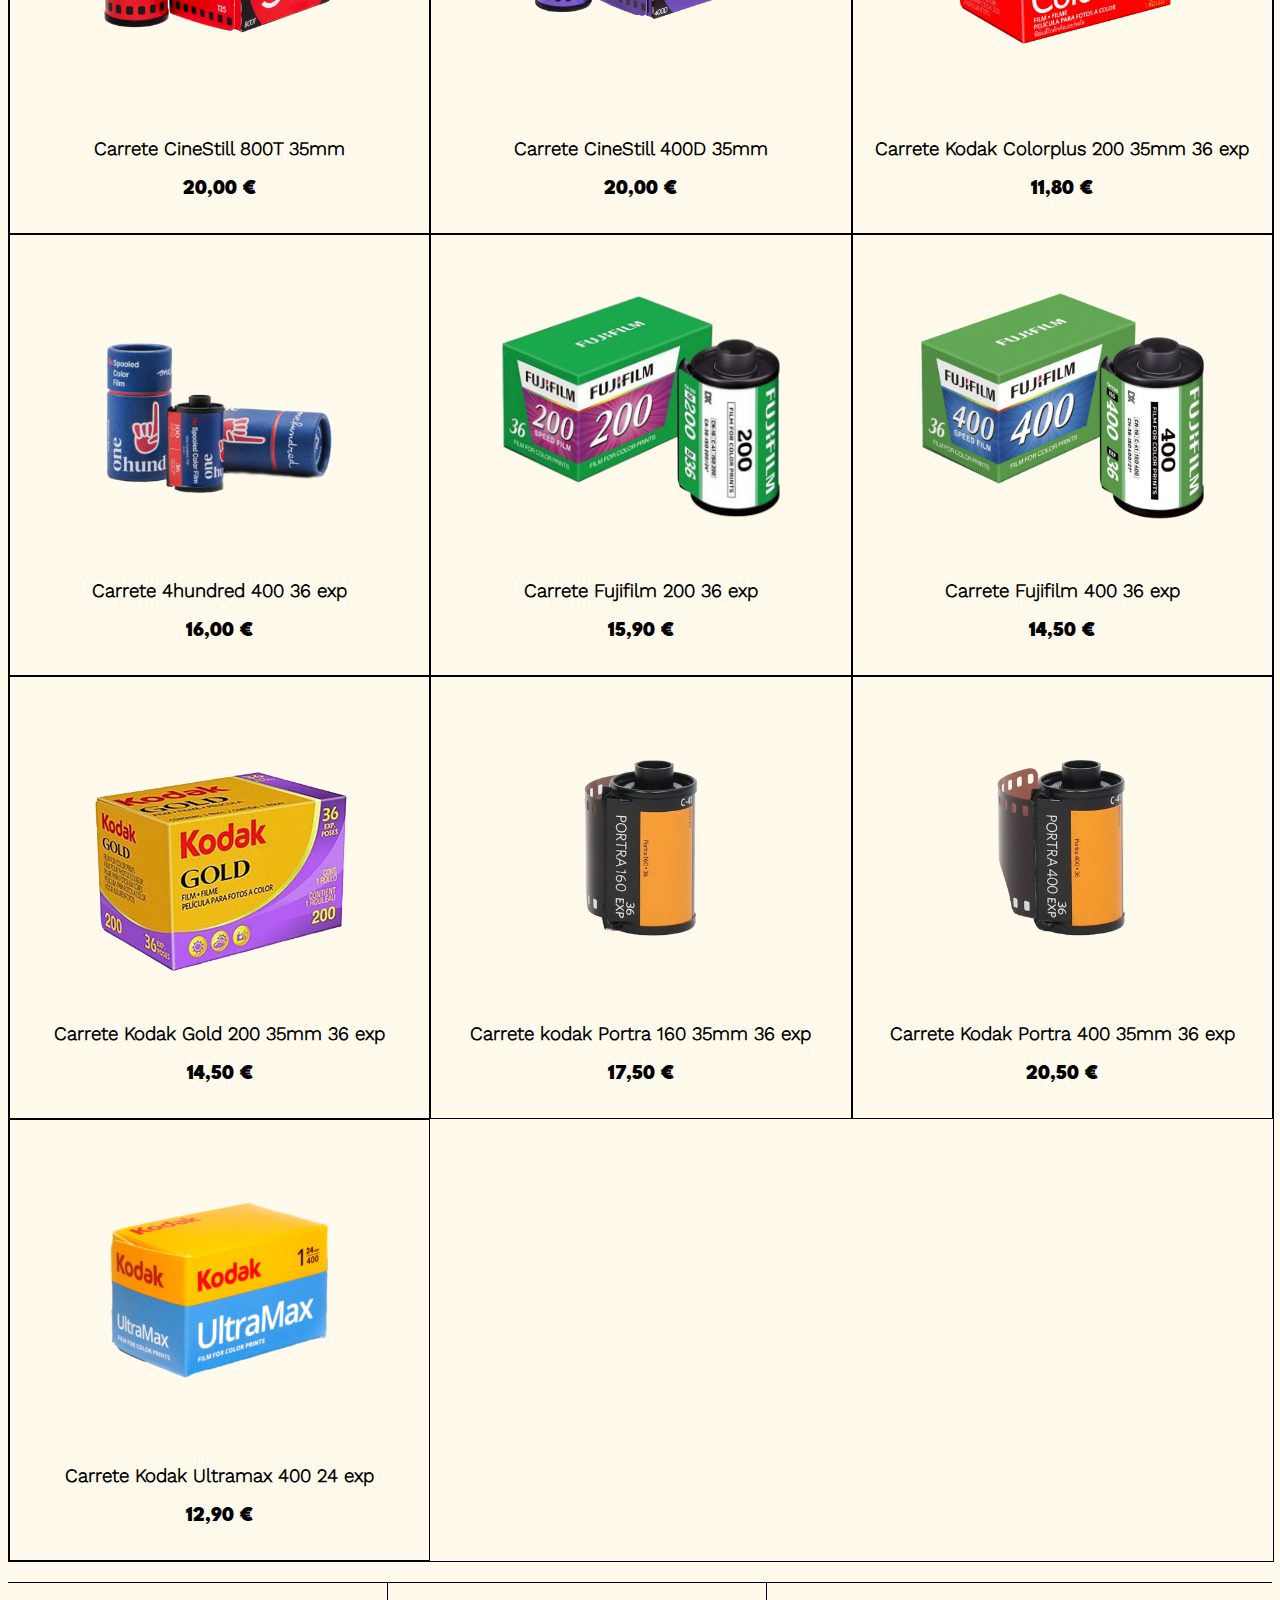
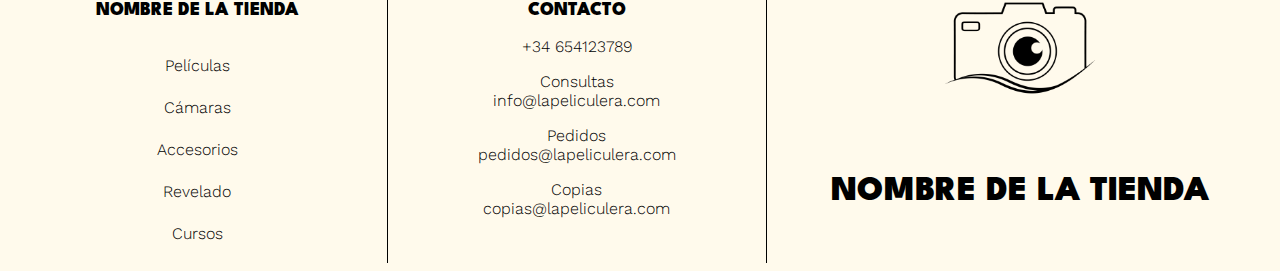
<file: html/peliculas.html>
<!DOCTYPE html>
<html lang="en">

<head>
    <meta charset="UTF-8">
    <meta name="viewport" content="width=device-width, initial-scale=1.0">
    <link rel="shortcut icon" href="../multimedia/icon/—Pngtree—black photography camera icon logo_8276022.png"
        type="image/x-icon">
    <link rel="stylesheet" href="../css/peliculas.css">
    <title>Películas</title>
</head>

<body>
    <header>
        <div>
            <a href="../index.html"><img
                    src="../multimedia/icon/—Pngtree—black photography camera icon logo_8276022.png" alt="logo"></a>
        </div>
        <nav class=" panel borderless">
            <a href="peliculas.html">Películas</a>
            <a href="cámaras.html">Cámaras</a>
            <a href="accesorios.html">Accesorios</a>
            <a href="revelado.html">Revelado</a>
            <a href="cursos.html">Cursos</a>
        </nav>
        <div class="icon">
            <img src="../multimedia/icon/cesta-de-compras-sencilla.png" alt="cesta">
        </div>
    </header>
    <main>
        <div class="cabecera">
            <h1>PELÍCULAS</h1>
        </div>

        <div class="filtro" id="filtro">
            <div class="option">
                <input class="input" type="radio" name="btn" value="todas" id="todas" checked>
                <div class="btn"><span class="span">Todo</span></div>
            </div>
            <div class="option">
                <input class="input" type="radio" name="btn" value="35mm" id="35mm">
                <div class="btn"><span class="span">35mm</span></div>
            </div>
            <div class="option">
                <input class="input" type="radio" name="btn" value="120" id="120">
                <div class="btn"><span class="span">120</span></div>
            </div>
            <div class="option">
                <input class="input" type="radio" name="btn" value="110" id="110">
                <div class="btn"><span class="span">110</span></div>
            </div>
            <div class="option">
                <input class="input" type="radio" name="btn" value="instantanea" id="instantanea">
                <div class="btn"><span class="span">Instantánea</span></div>
            </div>
        </div>

        <div class="contenedor-productos">
            <div class="producto" data-tipo="110">
                <a href=""><img src="../multimedia/img/carrete110BN/orca-1000x1000.png" alt="orca110"></a>
                <h3>Carrete Lomography B&W 110</h3>
                <p>8,90 €</p>
            </div>
            <div class="producto" data-tipo="110">
                <a href=""><img src="../multimedia/img/carrete110Color/purple110-1000x1000.png" alt="purple110"></a>
                <h3>Carrete Lomography Purple 110</h3>
                <p>8,90 €</p>
            </div>
            <div class="producto" data-tipo="110">
                <a href=""><img src="../multimedia/img/carrete110Color/tiger1-1000x1000.png" alt="tiger110"></a>
                <h3>Carrete Lomography 200 Tiger 110 24 exp</h3>
                <p>8,90 €</p>
            </div>
            <div class="producto" data-tipo="110">
                <a href=""><img src="../multimedia/img/carrete110Color/turquoise110.png" alt="turquoise110"></a>
                <h3>Carrete Lomography Turquoise 110</h3>
                <p>8,90 €</p>
            </div>
            <div class="producto" data-tipo="120">
                <a href=""><img src="../multimedia/img/carrete120BN/del100120-la-peliculera.png" alt="del100120"></a>
                <h3>Carrete Ilford Delta 100 120</h3>
                <p>11,50 €</p>
            </div>
            <div class="producto" data-tipo="120">
                <a href=""><img src="../multimedia/img/carrete120BN/del120321de2-la-peliculera.png"
                        alt="del120321de2"></a>
                <h3>Carrete Ilford Delta 3200 120</h3>
                <p>11,00 €</p>
            </div>

            <div class="producto" data-tipo="120">
                <a href=""><img src="../multimedia/img/carrete120BN/del41201de2-la-peliculera.png"
                        alt="del41201de2"></a>
                <h3>Carrete Ilford DELTA 400 120</h3>
                <p>9,90 €</p>
            </div>

            <div class="producto" data-tipo="120">
                <a href=""><img src="../multimedia/img/carrete120BN/earlgrey120-1000x1000.png" alt="earlgrey120"></a>
                <h3>Carrete Lomography Earl Grey 100 120 Pack</h3>
                <p>19,90 €</p>
            </div>

            <div class="producto" data-tipo="120">
                <a href=""><img src="../multimedia/img/carrete120BN/fp4120-la-peliculera.png" alt="fp4120"></a>
                <h3>Carrete Ilford FP4 125 120</h3>
                <p>6,50 €</p>
            </div>
            <div class="producto" data-tipo="120">
                <a href=""><img src="../multimedia/img/carrete120BN/pan1201de2-la-peliculera.png" alt="pan1201de2"></a>
                <h3>Carrete Ilford PANF 50 120</h3>
                <p>8,00 €</p>
            </div>

            <div class="producto" data-tipo="120">
                <a href=""><img src="../multimedia/img/carrete120BN/xp2120-la-peliculera.png" alt="xp2120"></a>
                <h3>Carrete Ilford XP2 400 120</h3>
                <p>9,00 €</p>
            </div>
            <div class="producto" data-tipo="120">
                <a href=""><img src="../multimedia/img/carrete120Color/cine400d120-1000x1000.png" alt="cine400d120"></a>
                <h3>Carrete CineStill 400D 120</h3>
                <p>17,00 €</p>
            </div>
            <div class="producto" data-tipo="120">
                <a href=""><img src="../multimedia/img/carrete120Color/cine800t120-1000x1000.png" alt="cine800t120"></a>
                <h3>Carrete CineStill 800T 120</h3>
                <p>19,00 €</p>
            </div>
            <div class="producto" data-tipo="120">
                <a href=""><img src="../multimedia/img/carrete120Color/Color92-1000x1000.png" alt="Color92"></a>
                <h3>Carrete Lomography Lomochrome Color92 400 120</h3>
                <p>11,90 €</p>
            </div>
            <div class="producto" data-tipo="120">
                <a href=""><img src="../multimedia/img/carrete120Color/gold120-la-peliculera.png" alt="gold120"></a>
                <h3>Carrete Kodak Gold 200 120</h3>
                <p>10,50 €</p>
            </div>
            <div class="producto" data-tipo="120">
                <a href=""><img src="../multimedia/img/carrete120Color/lomo400120-1000x1000.png" alt="lomo400120"></a>
                <h3>Carrete Lomography CN 400 120 Pack</h3>
                <p>27,90 €</p>
            </div>
            <div class="producto" data-tipo="120">
                <a href=""><img src="../multimedia/img/carrete120Color/lomo800120-1000x1000.png" alt="lomo800120"></a>
                <h3>Carrete Lomography CN 800 120 Pack</h3>
                <p>29,90 €</p>
            </div>
            <div class="producto" data-tipo="35mm">
                <a href=""><img src="../multimedia/img/carretes35mmColor/cine50d35-1000x1000.png" alt="cine50d35"></a>
                <h3>Carrete CineStill 50D 35mm 36 exp</h3>
                <p>18,00 €</p>
            </div>
            <div class="producto" data-tipo="35mm">
                <a href=""><img src="../multimedia/img/carretes35mmColor/cine800t35-1000x1000.png" alt="cine800t35"></a>
                <h3>Carrete CineStill 800T 35mm</h3>
                <p>20,00 €</p>
            </div>
            <div class="producto" data-tipo="35mm">
                <a href=""><img src="../multimedia/img/carretes35mmColor/cinestillpequ-1-1000x1000.png"
                        alt="cinestillpequ"></a>
                <h3>Carrete CineStill 400D 35mm</h3>
                <p>20,00 €</p>
            </div>
            <div class="producto" data-tipo="35mm">
                <a href=""><img src="../multimedia/img/carretes35mmColor/colorpluspequ-2-1000x1000.png"
                        alt="colorpluspequ"></a>
                <h3>Carrete Kodak Colorplus 200 35mm 36 exp</h3>
                <p>11,80 €</p>
            </div>
            <div class="producto" data-tipo="35mm">
                <a href=""><img src="../multimedia/img/carretes35mmColor/film_hundred.png" alt="film_hundred"></a>
                <h3>Carrete 4hundred 400 36 exp</h3>
                <p>16,00 €</p>
            </div>
            <div class="producto" data-tipo="35mm">
                <a href=""><img src="../multimedia/img/carretes35mmColor/fuj200-la-peliculera.png" alt="fuj200"></a>
                <h3>Carrete Fujifilm 200 36 exp</h3>
                <p>15,90 €</p>
            </div>
            <div class="producto" data-tipo="35mm">
                <a href=""><img src="../multimedia/img/carretes35mmColor/fuj400-la-peliculera.png" alt="fuj400"></a>
                <h3>Carrete Fujifilm 400 36 exp</h3>
                <p>14,50 €</p>
            </div>
            <div class="producto" data-tipo="35mm">
                <a href=""><img src="../multimedia/img/carretes35mmColor/gold36-la-peliculera.png" alt="gold36"></a>
                <h3>Carrete Kodak Gold 200 35mm 36 exp</h3>
                <p>14,50 €</p>
            </div>
            <div class="producto" data-tipo="35mm">
                <a href=""><img src="../multimedia/img/carretes35mmColor/portra16035-1000x1000.png"
                        alt="portra16035"></a>
                <h3>Carrete kodak Portra 160 35mm 36 exp</h3>
                <p>17,50 €</p>
            </div>
            <div class="producto" data-tipo="35mm">
                <a href=""><img src="../multimedia/img/carretes35mmColor/portra40035-1000x1000.png"
                        alt="portra40035"></a>
                <h3>Carrete Kodak Portra 400 35mm 36 exp</h3>
                <p>20,50 €</p>
            </div>
            <div class="producto" data-tipo="35mm">
                <a href=""><img src="../multimedia/img/carretes35mmColor/ultra2435-1000x1000.png" alt="ultra2435"></a>
                <h3>Carrete Kodak Ultramax 400 24 exp</h3>
                <p>12,90 €</p>
            </div>
        </div>
    </main>
    <footer>
        <secticon class="footer-links">
            <h3>NOMBRE DE LA TIENDA</h3>
            <br>
            <a href="#">Películas</a><br><br>
            <a href="#">Cámaras</a><br><br>
            <a href="#">Accesorios</a><br><br>
            <a href="html/revelado.html">Revelado</a><br><br>
            <a href="html/cursos.html">Cursos</a>
        </secticon>
        <secticon class="footer-info">
            <h3>CONTACTO</h3>
            <p>
                +34 654123789
            </p>
            <p>
                Consultas
                <br>
                info@lapeliculera.com
            </p>
            <p>
                Pedidos
                <br>
                pedidos@lapeliculera.com
            </p>
            <p>
                Copias
                <br>
                copias@lapeliculera.com
            </p>
        </secticon>
        <section class="footer-logo">
            <img src="../multimedia/icon/—Pngtree—black photography camera icon logo_8276022.png" alt="logo">
            <h3>NOMBRE DE LA TIENDA</h3>
        </section>

    </footer>
    <script src="../js/filtro.js"></script>
</body>

</html>
</file>
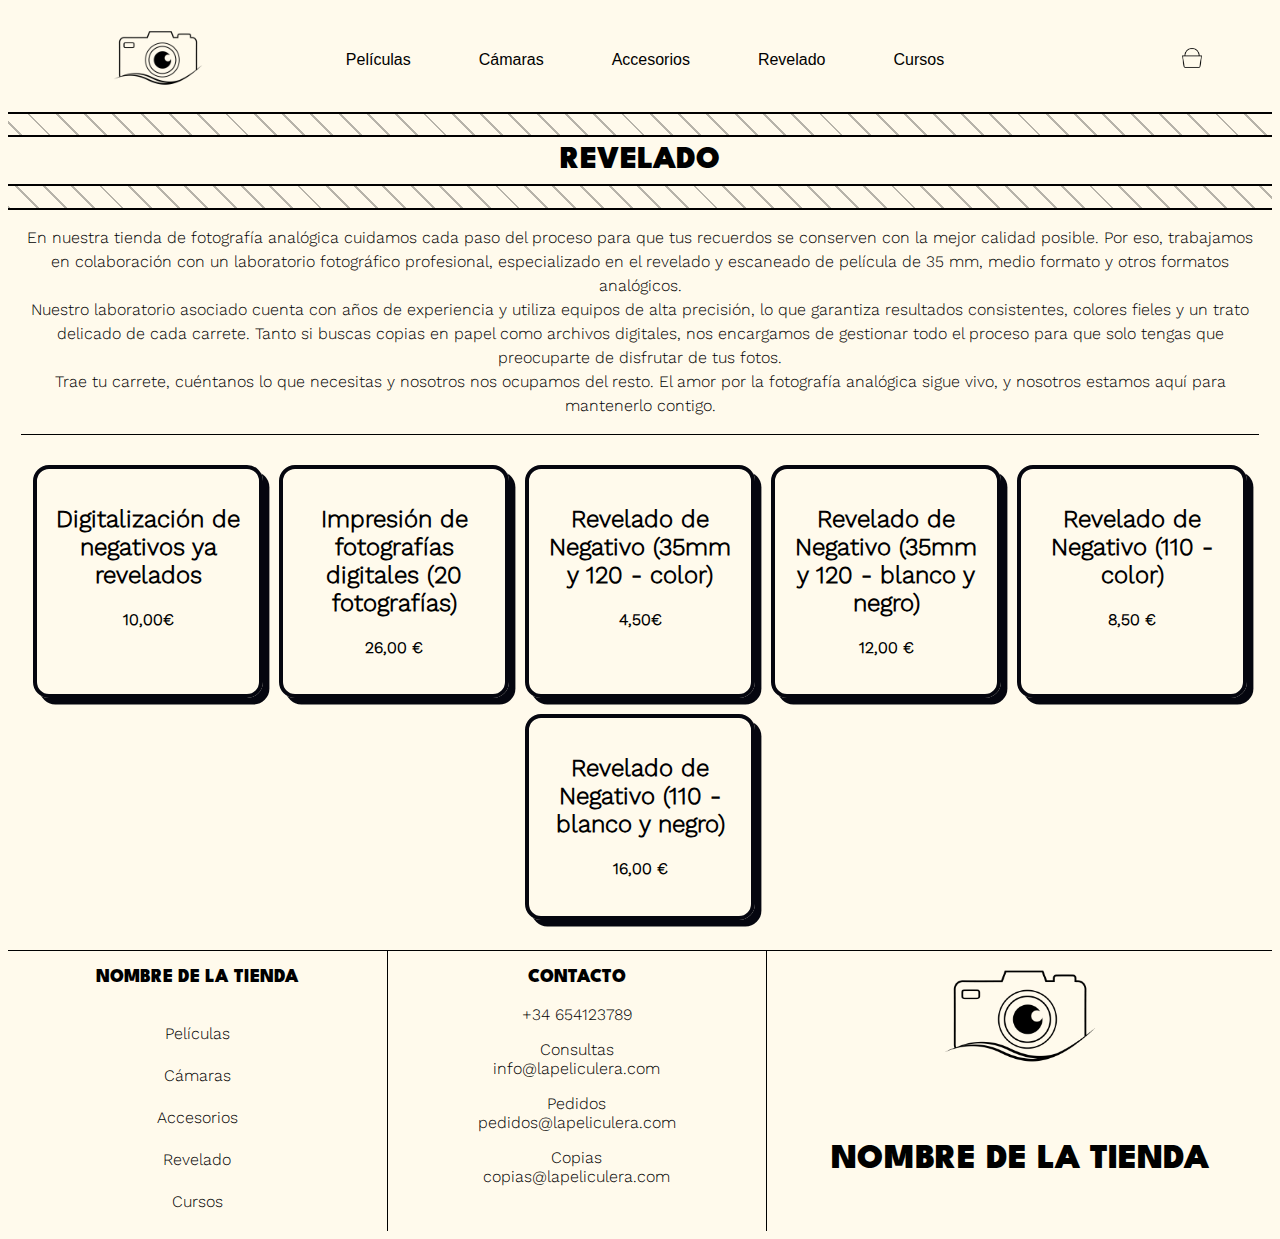
<file: html/revelado.html>
<!DOCTYPE html>
<html lang="en">

<head>
    <meta charset="UTF-8">
    <meta name="viewport" content="width=device-width, initial-scale=1.0">
    <link rel="shortcut icon" href="../multimedia/icon/—Pngtree—black photography camera icon logo_8276022.png"
        type="image/x-icon">
    <link rel="stylesheet" href="../css/revelado.css">
    <title>Revelado</title>
</head>

<body>
    <header>
        <div>
            <a href="../index.html"><img src="../multimedia/icon/—Pngtree—black photography camera icon logo_8276022.png"
                    alt="logo"></a>
        </div>
        <nav class=" panel borderless">
            <button>Películas</button>
            <button>Cámaras</button>
            <button>Accesorios</button>
            <button>Revelado</button>
            <button>Cursos</button>
        </nav>
        <div class="icon">
            <img src="../multimedia/icon/cesta-de-compras-sencilla.png" alt="cesta">
        </div>
    </header>
    <main>
        <div class="cabecera">
            <h1>REVELADO</h1>
        </div>
        <div class="texto">
            <p>
                En nuestra tienda de fotografía analógica cuidamos cada paso del proceso para que tus recuerdos se
                conserven con la mejor calidad posible. Por eso, trabajamos en colaboración con un laboratorio
                fotográfico profesional, especializado en el revelado y escaneado de película de 35 mm, medio formato y
                otros formatos analógicos.
                <br>
                Nuestro laboratorio asociado cuenta con años de experiencia y utiliza equipos de alta precisión, lo que
                garantiza resultados consistentes, colores fieles y un trato delicado de cada carrete. Tanto si buscas
                copias en papel como archivos digitales, nos encargamos de gestionar todo el proceso para que solo
                tengas que preocuparte de disfrutar de tus fotos.
                <br>
                Trae tu carrete, cuéntanos lo que necesitas y nosotros nos ocupamos del resto. El amor por la fotografía
                analógica sigue vivo, y nosotros estamos aquí para mantenerlo contigo.
            </p>
        </div>

        <div class="contenido">
            <div class="carta">
                <h2>Digitalización de negativos ya revelados</h2>
                <h4>10,00€</h4>
            </div>
            <div class="carta">
                <h2>Impresión de fotografías digitales (20 fotografías)</h2>
                <h4>26,00 €</h4>
            </div>
            <div class="carta">
                <h2>Revelado de Negativo (35mm y 120 - color)</h2>
                <h4>4,50€</h4>
            </div>
            <div class="carta">
                <h2>Revelado de Negativo (35mm y 120 - blanco y negro)</h2>
                <h4>12,00 €</h4>
            </div>
            <div class="carta">
                <h2>Revelado de Negativo (110 - color)</h2>
                <h4>8,50 €</h4>
            </div>
            <div class="carta">
                <h2>Revelado de Negativo (110 - blanco y negro)</h2>
                <h4>16,00 €</h4>
            </div>
        </div>

    </main>

    <footer>
        <secticon class="footer-links">
            <h3>NOMBRE DE LA TIENDA</h3>
            <br>
            <a href="#">Películas</a><br><br>
            <a href="#">Cámaras</a><br><br>
            <a href="#">Accesorios</a><br><br>
             <a href="html/revelado.html">Revelado</a><br><br>
            <a href="html/cursos.html">Cursos</a>
        </secticon>
        <secticon class="footer-info">
            <h3>CONTACTO</h3>
            <p>
                +34 654123789
            </p>
            <p>
                Consultas
                <br>
                info@lapeliculera.com
            </p>
            <p>
                Pedidos
                <br>
                pedidos@lapeliculera.com
            </p>
            <p>
                Copias
                <br>
                copias@lapeliculera.com
            </p>
        </secticon>
        <section class="footer-logo">
            <img src="../multimedia/icon/—Pngtree—black photography camera icon logo_8276022.png" alt="logo">
            <h3>NOMBRE DE LA TIENDA</h3>
        </section>
    </footer>

</body>

</html>
</file>
<file: css/accesorios.css>
@import url(header.css);
@import url(fonts.css);
@import url(cabecera.css);
@import url(footer.css);
@import url(producto.css);

:root {
    padding: 0;
    margin: 0;
    background-color: #FFFAEC;
}

body {
    font-family: "cuerpo";
    box-sizing: border-box;
    overflow-x: hidden;
}
</file>
<file: css/cursos.css>
@import url(header.css);
@import url(fonts.css);
@import url(cabecera.css);
@import url(footer.css);

:root {
    padding: 0;
    margin: 0;
    background-color: #FFFAEC;
}

body {
    font-family: "cuerpo";
    box-sizing: border-box;
    overflow-x: hidden
}

/*CURSOS*/

.contenido {
    display: flex;
    flex-wrap: wrap;
    justify-content: center;
    gap: 10px;
    margin-top: 40px;
    margin-bottom: 40px;
}

.curso {
    width: 25%;
    border: 1px solid black;
    padding: 10px;
    box-sizing: border-box;
    text-align: center;
}

.curso a img {
    width: 100%;
    height: auto;
}

.curso a img:hover{
    filter: blur(10px);
    transition: 0.3s;
}

.curso p{
    font-size: 18px;
}
</file>
<file: css/camaras.css>
@import url(header.css);
@import url(fonts.css);
@import url(cabecera.css);
@import url(footer.css);

:root {
    padding: 0;
    margin: 0;
    background-color: #FFFAEC;
}

body {
    font-family: "cuerpo";
    box-sizing: border-box;
    overflow-x: hidden
}
</file>
<file: css/peliculas.css>
@import url(header.css);
@import url(fonts.css);
@import url(cabecera.css);
@import url(footer.css);
@import url(filtro.css);
@import url(producto.css);

:root {
    padding: 0;
    margin: 0;
    background-color: #FFFAEC;
}

body {
    font-family: "cuerpo";
    box-sizing: border-box;
    overflow-x: hidden;
}
</file>
<file: css/revelado.css>
@import url(header.css);
@import url(fonts.css);
@import url(cabecera.css);
@import url(footer.css);

:root {
    padding: 0;
    margin: 0;
    background-color: #FFFAEC;
}

body {
    font-family: "cuerpo";
    box-sizing: border-box;
    overflow-x: hidden
}

.texto {
    width: 98%;
    margin: auto;
    text-align: center;
    line-height: 1.5;
    border-bottom: 1px solid black;
}

.contenido {
    margin-top: 30px;
    margin-bottom: 30px;
    display: flex;
    flex-direction: row; 
    flex-wrap: wrap;       
    justify-content: center; 
    gap: 1rem;
}

.carta {
    width: 190px;
    padding: 1rem;
    border-radius: 1rem;
    border: 0.5vmin solid #05060f;
    box-shadow: 0.4rem 0.4rem #05060f;
    overflow: hidden;
    color: black;
    text-align: center;
}

.carta:hover{
    background-color: #cdf081;
}
</file>
